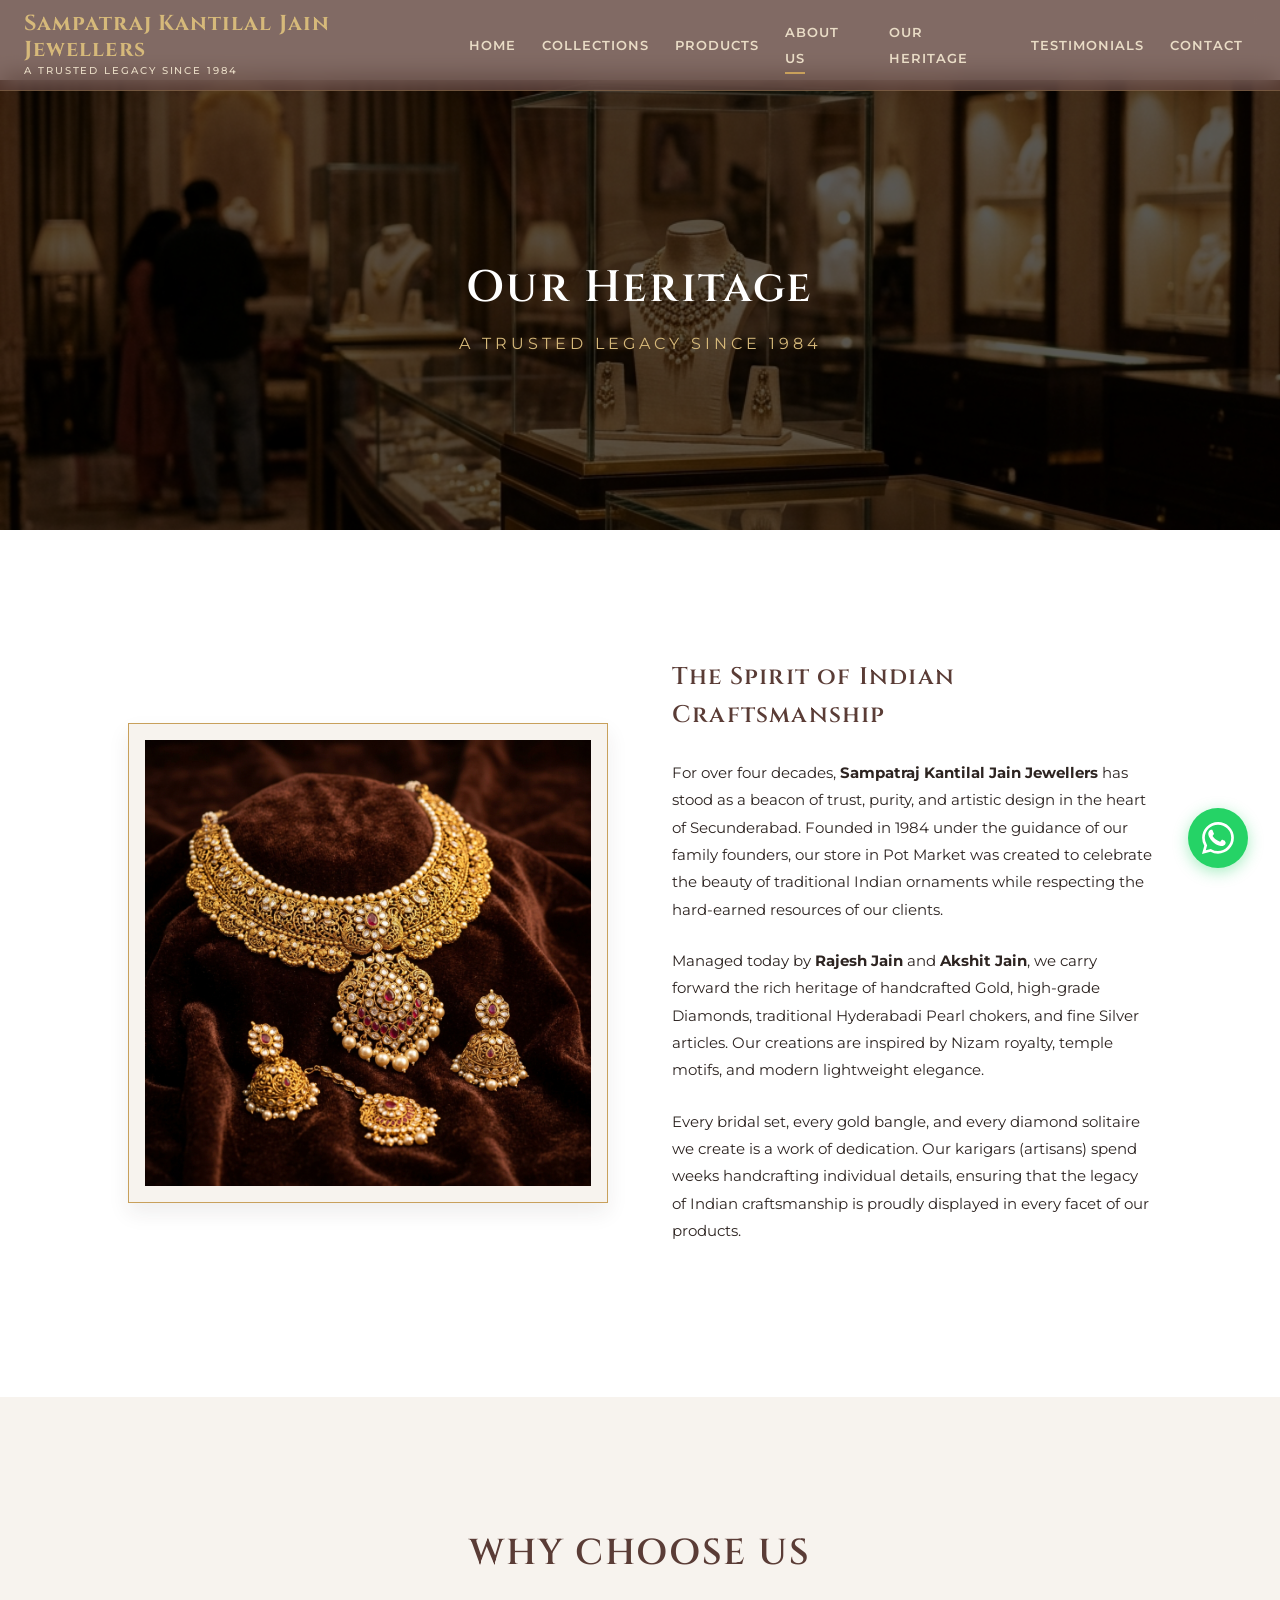
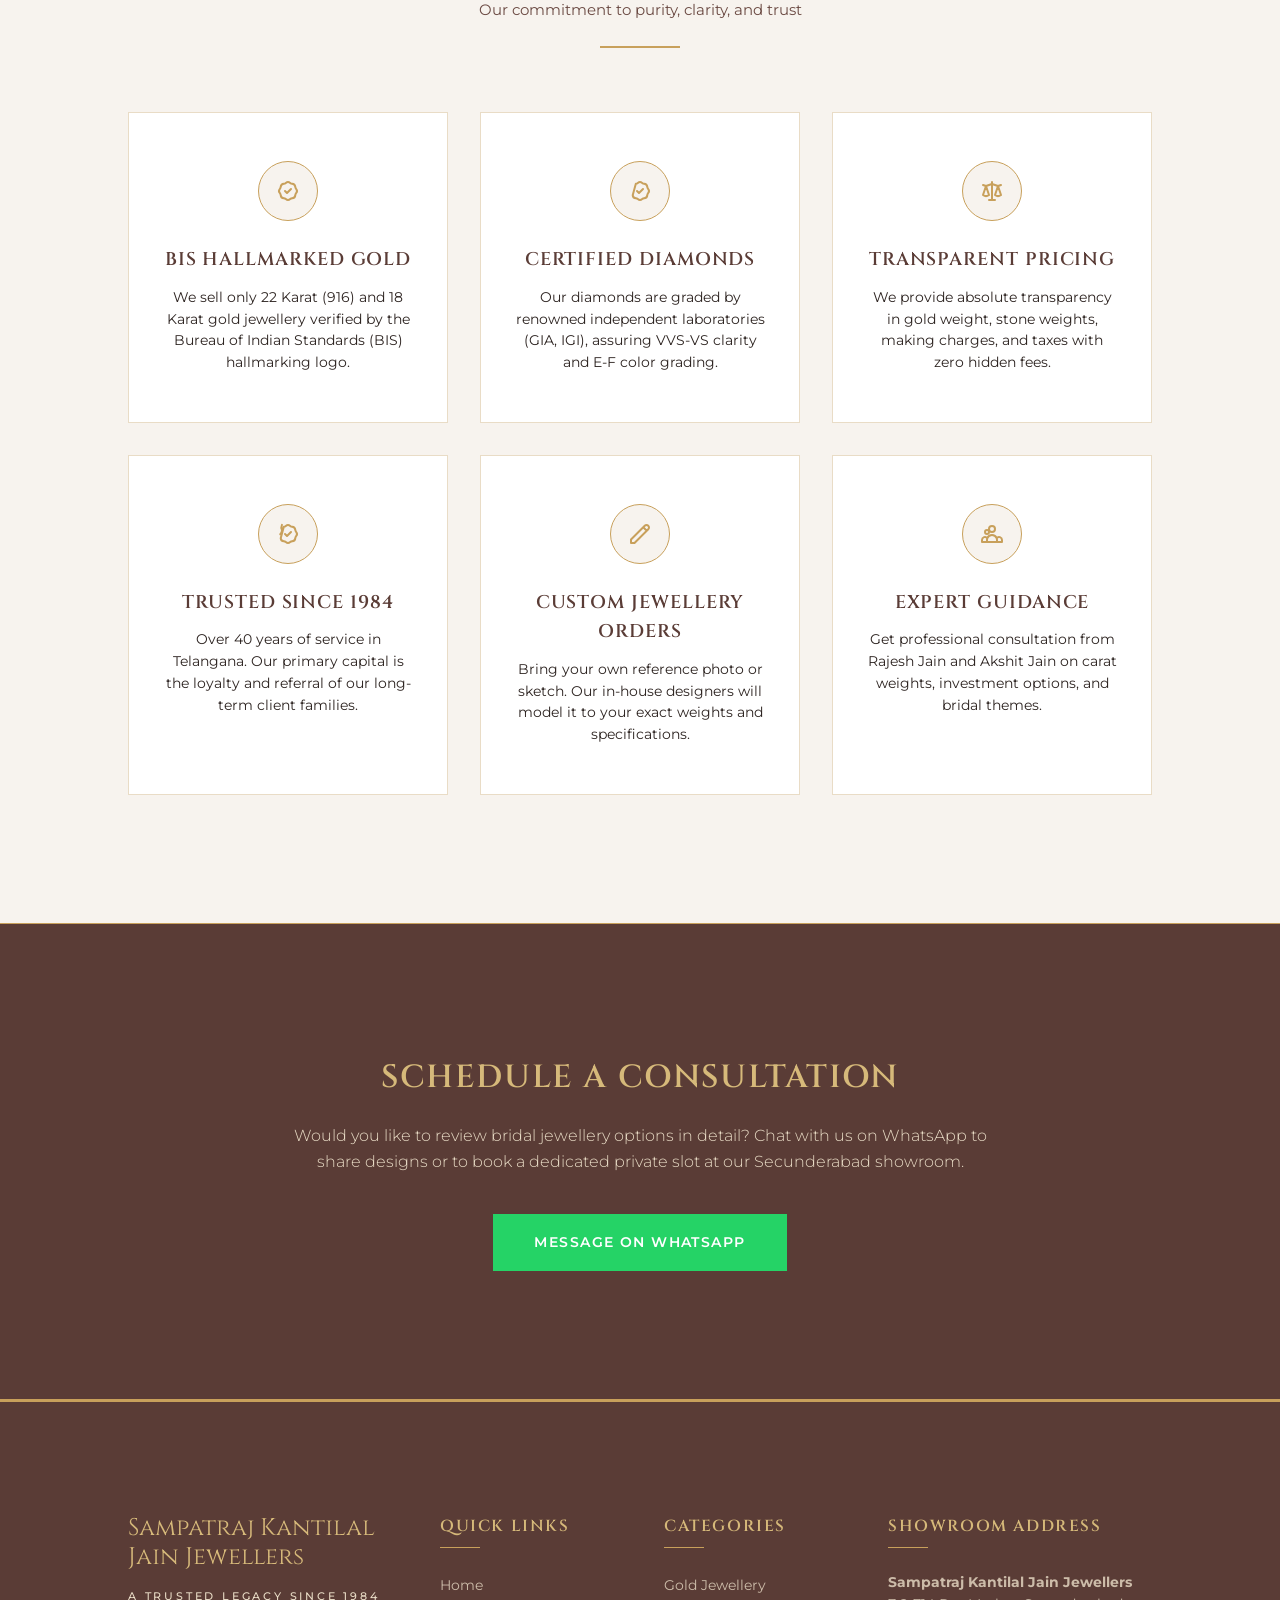
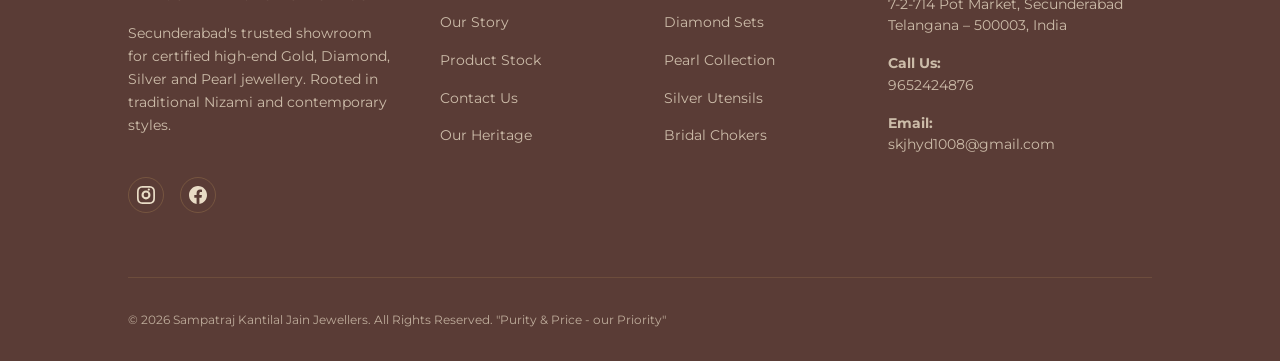
<file: about.html>
<!DOCTYPE html>
<html lang="en">
<head>
  <meta charset="UTF-8">
  <meta name="viewport" content="width=device-width, initial-scale=1.0">
  <title>About Our Heritage | Sampatraj Kantilal Jain Jewellers</title>
  <meta name="description" content="Learn about our 40+ year legacy in Secunderabad. Meet our traditional jewelry designers and understand our commitment to certified gold and diamond purity.">
  
  <!-- CSS Stylesheet -->
  <link rel="stylesheet" href="css/style.css">
</head>
<body>

  <!-- Sticky Luxury Navbar -->
  <nav class="navbar" id="main-nav">
    <div class="nav-container">
      <a href="index.html" class="logo-link" id="nav-logo">
        <span class="logo-title">Sampatraj Kantilal Jain Jewellers</span>
        <span class="logo-subtitle">A Trusted Legacy Since 1984</span>
      </a>
      
      <ul class="nav-menu">
        <li class="nav-item"><a href="index.html" class="nav-link">Home</a></li>
        <li class="nav-item"><a href="index.html#collections" class="nav-link">Collections</a></li>
        <li class="nav-item"><a href="products.html" class="nav-link">Products</a></li>
        <li class="nav-item"><a href="about.html" class="nav-link active">About Us</a></li>
        <li class="nav-item"><a href="index.html#legacy" class="nav-link">Our Heritage</a></li>
        <li class="nav-item"><a href="index.html#testimonials" class="nav-link">Testimonials</a></li>
        <li class="nav-item"><a href="contact.html" class="nav-link">Contact</a></li>
      </ul>

      <!-- Single line spaced navbar items (actions removed) -->

      <div class="hamburger" id="nav-hamburger">
        <span></span>
        <span></span>
        <span></span>
      </div>
    </div>
  </nav>

  <!-- Mobile Navigation Overlay -->
  <div class="mobile-nav" id="mob-nav">
    <ul class="mobile-nav-list">
      <li class="mobile-nav-item"><a href="index.html" class="mobile-nav-link">Home</a></li>
      <li class="mobile-nav-item"><a href="index.html#collections" class="mobile-nav-link">Collections</a></li>
      <li class="mobile-nav-item"><a href="products.html" class="mobile-nav-link">Products</a></li>
      <li class="mobile-nav-item"><a href="about.html" class="mobile-nav-link">About Us</a></li>
      <li class="mobile-nav-item"><a href="index.html#legacy" class="mobile-nav-link">Our Heritage</a></li>
      <li class="mobile-nav-item"><a href="index.html#testimonials" class="mobile-nav-link">Testimonials</a></li>
      <li class="mobile-nav-item"><a href="contact.html" class="mobile-nav-link">Contact</a></li>
    </ul>
    <div class="mobile-nav-actions">
      <a href="https://wa.me/9652424876" target="_blank" class="nav-whatsapp-btn" style="justify-content: center;">WhatsApp Enquiry</a>
      <a href="tel:9652424876" class="nav-call-btn" style="justify-content: center;">Call Store</a>
    </div>
  </div>

  <!-- About Hero -->
  <header class="about-hero">
    <div class="about-hero-bg" style="background-image: url('assets/images/hero_bg.png');"></div>
    <div class="about-hero-content">
      <h1>Our Heritage</h1>
      <p>A Trusted Legacy Since 1984</p>
    </div>
  </header>

  <!-- Story Section -->
  <section class="our-story-section section-padding">
    <div class="container">
      <div class="story-grid">
        <!-- Story Image -->
        <div class="story-image-wrapper reveal">
          <img src="assets/images/gold_necklace.png" alt="Exquisite Gold Necklace craftsmanship">
        </div>
        
        <!-- Story Text -->
        <div class="story-text reveal">
          <h3>The Spirit of Indian Craftsmanship</h3>
          <p>For over four decades, <strong>Sampatraj Kantilal Jain Jewellers</strong> has stood as a beacon of trust, purity, and artistic design in the heart of Secunderabad. Founded in 1984 under the guidance of our family founders, our store in Pot Market was created to celebrate the beauty of traditional Indian ornaments while respecting the hard-earned resources of our clients.</p>
          <p>Managed today by <strong>Rajesh Jain</strong> and <strong>Akshit Jain</strong>, we carry forward the rich heritage of handcrafted Gold, high-grade Diamonds, traditional Hyderabadi Pearl chokers, and fine Silver articles. Our creations are inspired by Nizam royalty, temple motifs, and modern lightweight elegance.</p>
          <p>Every bridal set, every gold bangle, and every diamond solitaire we create is a work of dedication. Our karigars (artisans) spend weeks handcrafting individual details, ensuring that the legacy of Indian craftsmanship is proudly displayed in every facet of our products.</p>
        </div>
      </div>
    </div>
  </section>

  <!-- Why Choose Us -->
  <section class="why-choose-us section-padding">
    <div class="container">
      <div class="section-title reveal">
        <h2>Why Choose Us</h2>
        <p style="text-align: center; color: var(--chocolate-brown); font-family: var(--font-body); font-size: 0.95rem;">Our commitment to purity, clarity, and trust</p>
      </div>

      <div class="features-grid">
        <!-- Feature 1: BIS Hallmarked Gold -->
        <div class="feature-card reveal">
          <div class="feature-card-icon">
            <svg width="24" height="24" fill="none" stroke="currentColor" stroke-width="2" viewBox="0 0 24 24">
              <path stroke-linecap="round" stroke-linejoin="round" d="M9 12l2 2 4-4M7.835 4.697a3.42 3.42 0 001.946-.806 3.42 3.42 0 014.438 0 3.42 3.42 0 001.946.806 3.42 3.42 0 013.138 3.138 3.42 3.42 0 00.806 1.946 3.42 3.42 0 010 4.438 3.42 3.42 0 00-.806 1.946 3.42 3.42 0 01-3.138 3.138 3.42 3.42 0 00-1.946.806 3.42 3.42 0 01-4.438 0 3.42 3.42 0 00-1.946-.806 3.42 3.42 0 01-3.138-3.138 3.42 3.42 0 00-.806-1.946 3.42 3.42 0 010-4.438 3.42 3.42 0 00.806-1.946 3.42 3.42 0 013.138-3.138z"/>
            </svg>
          </div>
          <h3>BIS Hallmarked Gold</h3>
          <p>We sell only 22 Karat (916) and 18 Karat gold jewellery verified by the Bureau of Indian Standards (BIS) hallmarking logo.</p>
        </div>

        <!-- Feature 2: Certified Diamonds -->
        <div class="feature-card reveal">
          <div class="feature-card-icon">
            <svg width="24" height="24" fill="none" stroke="currentColor" stroke-width="2" viewBox="0 0 24 24">
              <path stroke-linecap="round" stroke-linejoin="round" d="M9 12l2 2 4-4M7.835 4.697a3.42 3.42 0 001.946-.806 3.42 3.42 0 014.438 0 3.42 3.42 0 001.946.806 3.42 3.42 0 013.138 3.138 3.42 3.42 0 00.806 1.946 3.42 3.42 0 010 4.438 3.42 3.42 0 00-.806 1.946 3.42 3.42 0 01-3.138 3.138 3.42 3.42 0 00-1.946.806 3.42 3.42 0 01-4.438 0 3.42 3.42 0 00-1.946-.806 3.42 3.42 0 01-3.138-3.138z"/>
            </svg>
          </div>
          <h3>Certified Diamonds</h3>
          <p>Our diamonds are graded by renowned independent laboratories (GIA, IGI), assuring VVS-VS clarity and E-F color grading.</p>
        </div>

        <!-- Feature 3: Transparent Pricing -->
        <div class="feature-card reveal">
          <div class="feature-card-icon">
            <svg width="24" height="24" fill="none" stroke="currentColor" stroke-width="2" viewBox="0 0 24 24">
              <path stroke-linecap="round" stroke-linejoin="round" d="M3 6l3 1m0 0l-3 9a5.002 5.002 0 006.001 0M6 7l3 9M6 7l6-2m6 2l3-1m-3 1l-3 9a5.002 5.002 0 006.001 0M18 7l3 9m-3-9l-6-2m0-2v2m0 16V5m0 16H9m3 0h3"/>
            </svg>
          </div>
          <h3>Transparent Pricing</h3>
          <p>We provide absolute transparency in gold weight, stone weights, making charges, and taxes with zero hidden fees.</p>
        </div>

        <!-- Feature 4: Trusted Since 1984 -->
        <div class="feature-card reveal">
          <div class="feature-card-icon">
            <svg width="24" height="24" fill="none" stroke="currentColor" stroke-width="2" viewBox="0 0 24 24">
              <path stroke-linecap="round" stroke-linejoin="round" d="M9 12l2 2 4-4M7.835 4.697a3.42 3.42 0 001.946-.806 3.42 3.42 0 014.438 0 3.42 3.42 0 001.946.806 3.42 3.42 0 013.138 3.138 3.42 3.42 0 00.806 1.946 3.42 3.42 0 010 4.438 3.42 3.42 0 00-.806 1.946 3.42 3.42 0 01-3.138 3.138 3.42 3.42 0 00-1.946.806 3.42 3.42 0 01-4.438 0 3.42 3.42 0 00-1.946-.806 3.42 3.42 0 01-3.138-3.138zm-1.89-1.89A5.965 5.965 0 006 8c0 1.657-.672 3.157-1.757 4.243"/>
            </svg>
          </div>
          <h3>Trusted Since 1984</h3>
          <p>Over 40 years of service in Telangana. Our primary capital is the loyalty and referral of our long-term client families.</p>
        </div>

        <!-- Feature 5: Custom Design Orders -->
        <div class="feature-card reveal">
          <div class="feature-card-icon">
            <svg width="24" height="24" fill="none" stroke="currentColor" stroke-width="2" viewBox="0 0 24 24">
              <path stroke-linecap="round" stroke-linejoin="round" d="M15.232 5.232l3.536 3.536m-2.036-5.036a2.5 2.5 0 113.536 3.536L6.5 21.036H3v-3.572L16.732 3.732z"/>
            </svg>
          </div>
          <h3>Custom Jewellery Orders</h3>
          <p>Bring your own reference photo or sketch. Our in-house designers will model it to your exact weights and specifications.</p>
        </div>

        <!-- Feature 6: Expert Guidance -->
        <div class="feature-card reveal">
          <div class="feature-card-icon">
            <svg width="24" height="24" fill="none" stroke="currentColor" stroke-width="2" viewBox="0 0 24 24">
              <path stroke-linecap="round" stroke-linejoin="round" d="M17 20h5v-2a3 3 0 00-5.356-1.857M17 20H7m10 0v-2c0-.656-.126-1.283-.356-1.857M7 20H2v-2a3 3 0 015.356-1.857M7 20v-2c0-.656.126-1.283.356-1.857m0 0a5.002 5.002 0 019.288 0M15 7a3 3 0 11-6 0 3 3 0 016 0zm-6 3a2 2 0 11-4 0 2 2 0 014 0z"/>
            </svg>
          </div>
          <h3>Expert Guidance</h3>
          <p>Get professional consultation from Rajesh Jain and Akshit Jain on carat weights, investment options, and bridal themes.</p>
        </div>
      </div>
    </div>
  </section>

  <!-- Large WhatsApp CTA Section -->
  <section class="whatsapp-cta section-padding" style="background-color: var(--primary-brown);">
    <div class="container">
      <div class="whatsapp-cta-content reveal">
        <h2>Schedule a Consultation</h2>
        <p>Would you like to review bridal jewellery options in detail? Chat with us on WhatsApp to share designs or to book a dedicated private slot at our Secunderabad showroom.</p>
        <a href="https://wa.me/9652424876" target="_blank" class="btn whatsapp-cta-btn">
          Message on WhatsApp
        </a>
      </div>
    </div>
  </section>

  <!-- Floating WhatsApp widget -->
  <a href="https://wa.me/9652424876" target="_blank" class="floating-whatsapp" aria-label="Chat with us on WhatsApp" id="whatsapp-float">
    <svg fill="currentColor" viewBox="0 0 16 16">
      <path d="M13.601 2.326A7.854 7.854 0 0 0 7.994 0C3.627 0 .068 3.558.064 7.93a7.904 7.904 0 0 0 1.08 3.971L0 16l4.23-1.11a7.9 7.9 0 0 0 3.758.955h.001c4.4 0 7.96-3.558 7.967-7.93a7.882 7.882 0 0 0-2.356-5.589zM7.994 14.521a6.573 6.573 0 0 1-3.356-.92l-.24-.144-2.494.654.666-2.433-.156-.251a6.56 6.56 0 0 1-1.007-3.505c0-3.626 2.957-6.584 6.591-6.584a6.56 6.56 0 0 1 4.66 1.931 6.557 6.557 0 0 1 1.928 4.66c-.004 3.639-2.961 6.592-6.592 6.592zm3.69-4.98c-.202-.1-1.198-.591-1.385-.658-.187-.067-.323-.1-.459.1-.137.2-.53.63-.649.763-.119.13-.24.147-.442.047-1.767-.88-2.894-1.811-3.385-2.655-.119-.2-.016-.307.083-.406.09-.088.202-.23.303-.346.101-.115.137-.195.205-.327.068-.13.035-.245-.018-.346-.053-.1-.459-1.107-.63-1.513-.166-.399-.333-.344-.459-.35-.12-.005-.258-.006-.395-.006a.78.78 0 0 0-.56.26c-.202.222-.77.751-.77 1.83 0 1.077.78 2.122.89 2.272.11.15 1.528 2.33 3.7 3.27.518.224.924.358 1.24.457.52.165.992.141 1.365.086.417-.061 1.198-.49 1.367-.963.17-.472.17-.878.119-.963-.05-.084-.188-.133-.39-.232z"/>
    </svg>
  </a>

  <!-- Premium Footer -->
  <footer class="footer">
    <div class="footer-grid">
      <!-- Brand & Story -->
      <div class="footer-brand">
        <span class="footer-logo-title">Sampatraj Kantilal Jain Jewellers</span>
        <span class="footer-logo-subtitle">A Trusted Legacy Since 1984</span>
        <p class="footer-desc">Secunderabad's trusted showroom for certified high-end Gold, Diamond, Silver and Pearl jewellery. Rooted in traditional Nizami and contemporary styles.</p>
        
        <div class="footer-social-wrapper">
          <a href="https://www.instagram.com/sampatraj_kantilal_jewellers/" target="_blank" class="footer-social-link" aria-label="Instagram">
            <svg width="18" height="18" fill="currentColor" viewBox="0 0 16 16">
              <path d="M8 0C5.829 0 5.556.01 4.703.048 3.85.088 3.269.222 2.76.42a3.917 3.917 0 0 0-1.417.923A3.917 3.917 0 0 0 .42 2.76C.222 3.268.087 3.85.048 4.7.01 5.555 0 5.827 0 8.001c0 2.172.01 2.444.048 3.297.04.852.174 1.433.372 1.942.205.526.478.972.923 1.417.444.445.89.719 1.416.923.51.198 1.09.333 1.942.372C5.555 15.99 5.827 16 8 16s2.444-.01 3.298-.048c.851-.04 1.434-.174 1.943-.372a3.916 3.916 0 0 0 1.416-.923c.445-.445.718-.891.923-1.417.197-.509.332-1.09.372-1.942C15.99 10.445 16 10.173 16 8s-.01-2.445-.048-3.299c-.04-.851-.175-1.433-.372-1.941a3.926 3.926 0 0 0-.923-1.417A3.911 3.911 0 0 0 13.24.42c-.51-.198-1.092-.333-1.943-.372C10.443.01 10.172 0 7.999 0h.002zm-.008 1.475c2.116 0 2.365.008 3.2.047.77.035 1.189.163 1.467.271.37.144.633.314.912.593.28.28.45.543.593.912.108.277.236.696.271 1.468.038.834.047 1.082.047 3.201s-.008 2.365-.047 3.2c-.035.77-.163 1.189-.271 1.467-.144.37-.314.633-.593.912-.28.28-.543.45-.912.593-.277.108-.696.236-1.468.271-.834.038-1.082.047-3.201.047s-2.365-.008-3.2-.047c-.77-.035-1.189-.163-1.467-.271a2.868 2.868 0 0 1-.912-.593 2.868 2.868 0 0 1-.593-.912c-.108-.277-.236-.696-.271-1.468-.038-.834-.047-1.082-.047-3.201s.008-2.365.047-3.2c.035-.77.163-1.189.271-1.467.144-.37.314-.633.593-.912.28-.28.543-.45.912-.593.277-.108.696-.236 1.468-.271.834-.038 1.082-.047 3.201-.047zm0 2.427a3.996 3.996 0 1 0 0 7.992 3.996 3.996 0 0 0 0-7.992zm0 6.09a2.094 2.094 0 1 1 0-4.188 2.094 2.094 0 0 1 0 4.188zM11.5 3.125a.999.999 0 1 1-1.998 0 .999.999 0 0 1 1.998 0z"/>
            </svg>
          </a>
          <a href="#" class="footer-social-link" aria-label="Facebook">
            <svg width="18" height="18" fill="currentColor" viewBox="0 0 16 16"><path d="M16 8.049c0-4.446-3.582-8.05-8-8.05C3.58 0-.002 3.603-.002 8.05c0 4.017 2.926 7.347 6.75 7.951v-5.625h-2.03V8.05H6.75V6.275c0-2.017 1.195-3.131 3.022-3.131.876 0 1.791.157 1.791.157v1.98h-1.009c-.993 0-1.303.621-1.303 1.258v1.51h2.218l-.354 2.326H9.25V16c3.824-.604 6.75-3.934 6.75-7.951z"/></svg>
          </a>
        </div>
      </div>

      <!-- Quick Links -->
      <div>
        <h3 class="footer-title">Quick Links</h3>
        <ul class="footer-links">
          <li class="footer-links-item"><a href="index.html">Home</a></li>
          <li class="footer-links-item"><a href="about.html">Our Story</a></li>
          <li class="footer-links-item"><a href="products.html">Product Stock</a></li>
          <li class="footer-links-item"><a href="contact.html">Contact Us</a></li>
          <li class="footer-links-item"><a href="index.html#legacy">Our Heritage</a></li>
        </ul>
      </div>

      <!-- Categories -->
      <div>
        <h3 class="footer-title">Categories</h3>
        <ul class="footer-links">
          <li class="footer-links-item"><a href="products.html">Gold Jewellery</a></li>
          <li class="footer-links-item"><a href="products.html">Diamond Sets</a></li>
          <li class="footer-links-item"><a href="products.html">Pearl Collection</a></li>
          <li class="footer-links-item"><a href="products.html">Silver Utensils</a></li>
          <li class="footer-links-item"><a href="products.html">Bridal Chokers</a></li>
        </ul>
      </div>

      <!-- Contact Info -->
      <div>
        <h3 class="footer-title">Showroom Address</h3>
        <div class="footer-contact-details">
          <p style="line-height: 1.6;">
            <strong>Sampatraj Kantilal Jain Jewellers</strong><br>
            7-2-714 Pot Market, Secunderabad<br>
            Telangana – 500003, India
          </p>
          <p>
            <strong>Call Us:</strong><br>
            9652424876
          </p>
          <p>
            <strong>Email:</strong><br>
            <a href="mailto:skjhyd1008@gmail.com" style="color:inherit;">skjhyd1008@gmail.com</a>
          </p>
        </div>
      </div>
    </div>

    <div class="footer-bottom">
      <p>&copy; 2026 Sampatraj Kantilal Jain Jewellers. All Rights Reserved. "Purity & Price - our Priority"</p>
    </div>
  </footer>

  <!-- Script Files -->
  <script src="js/script.js"></script>
</body>
</html>
</file>
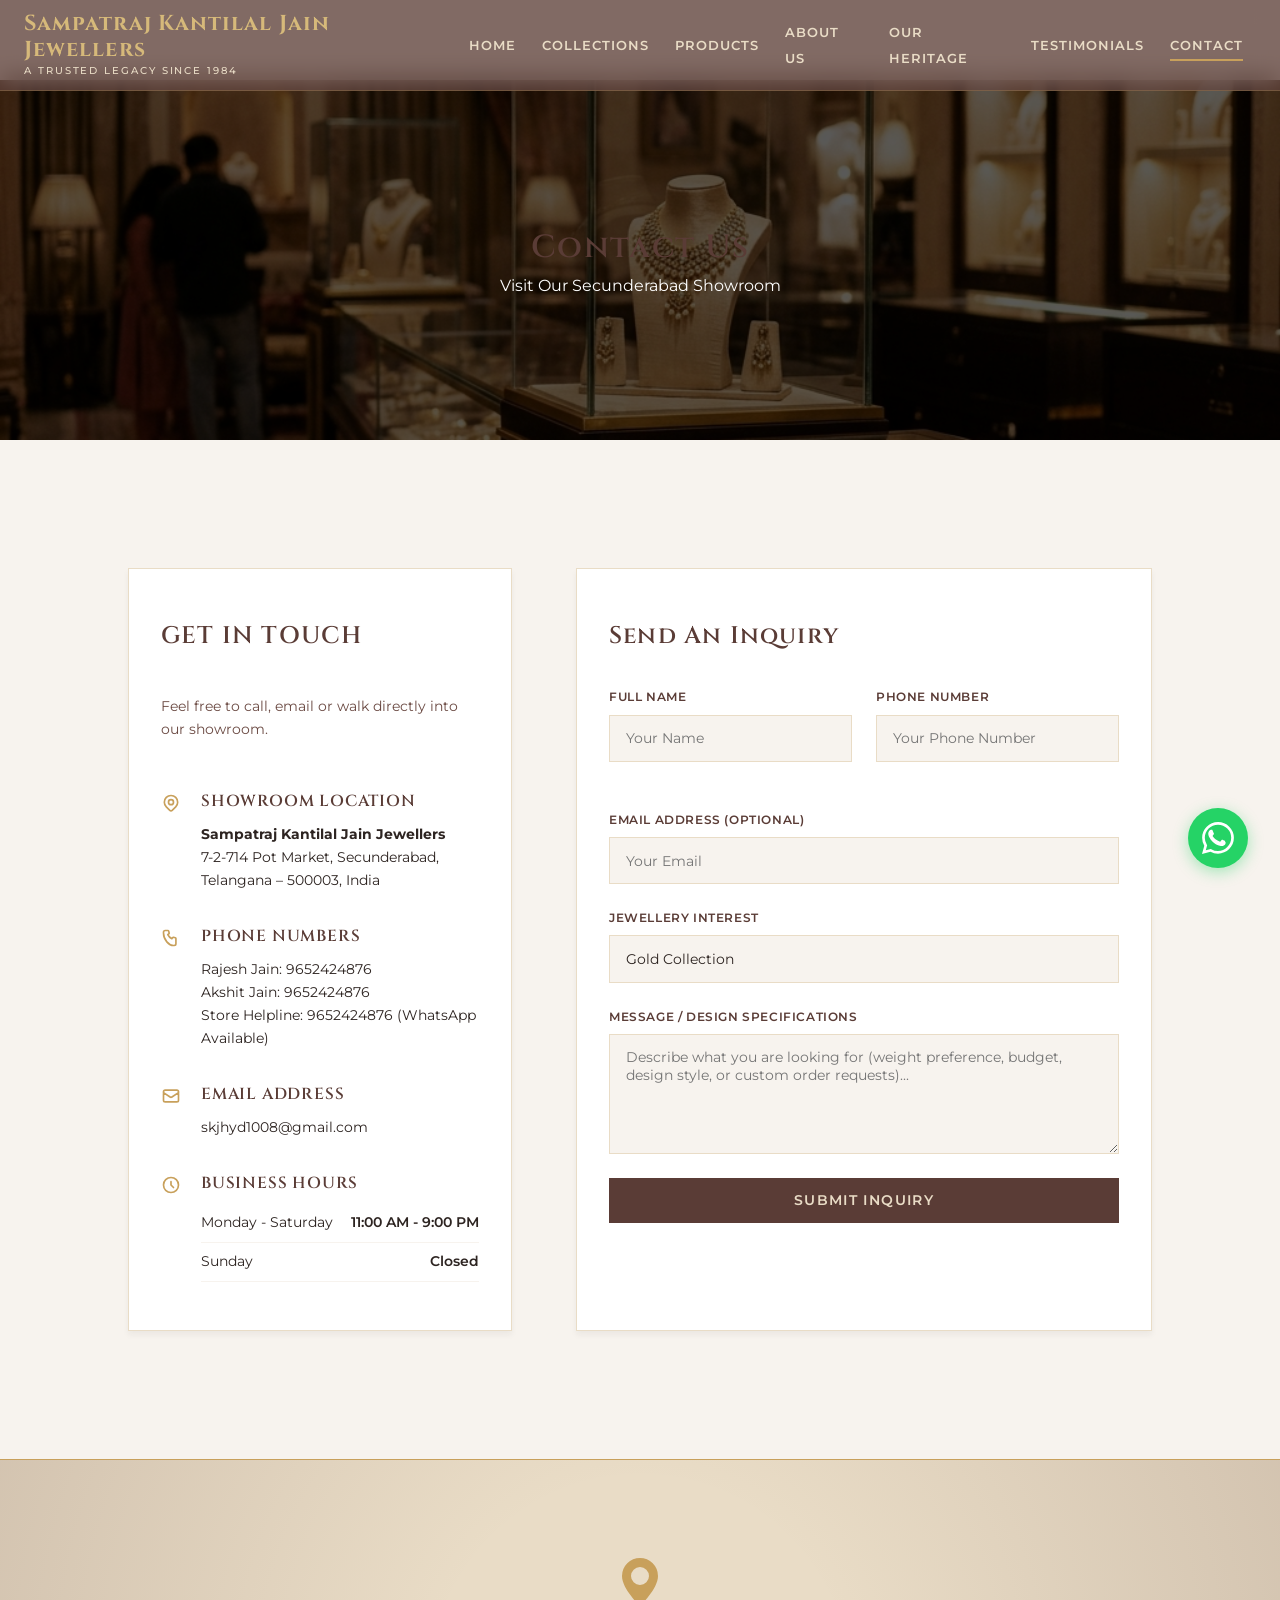
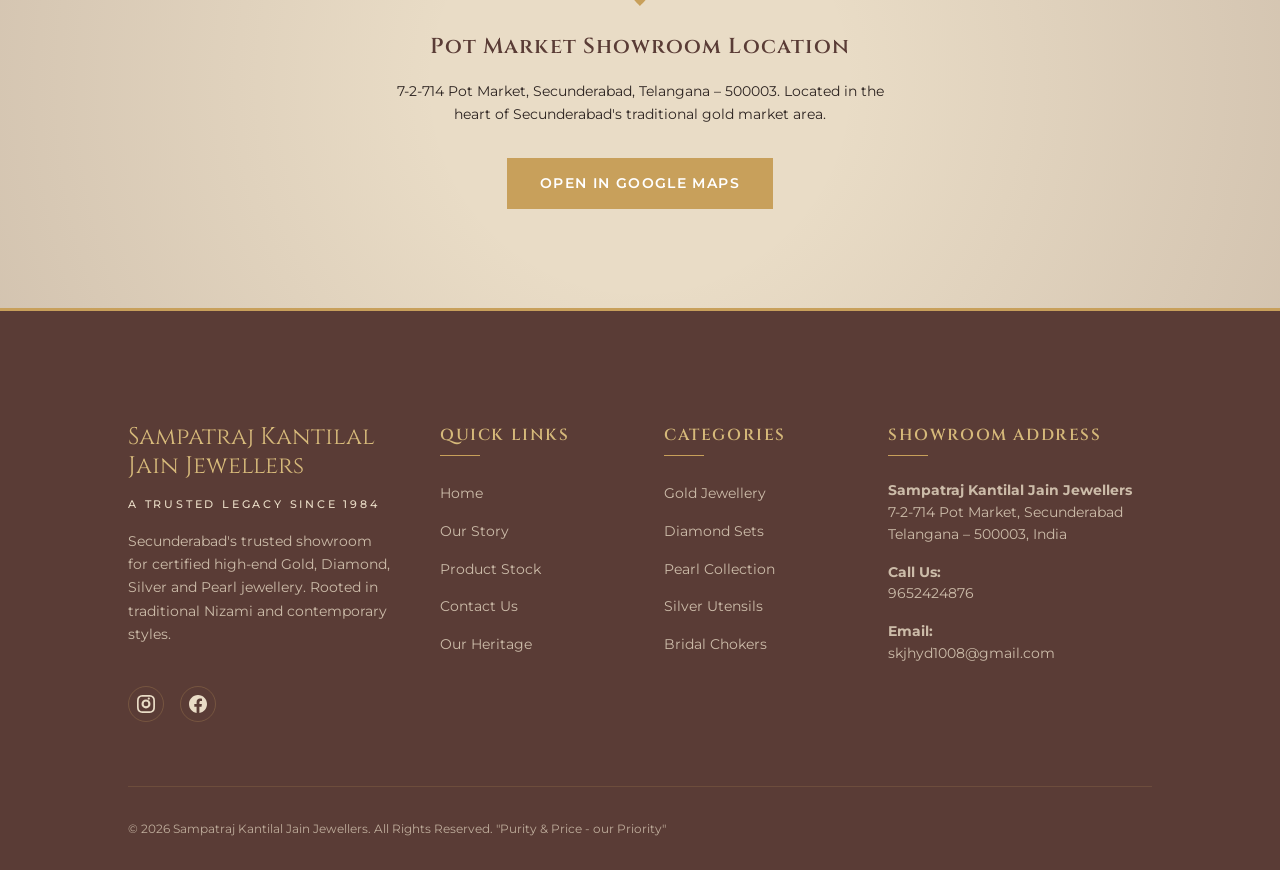
<file: contact.html>
<!DOCTYPE html>
<html lang="en">
<head>
  <meta charset="UTF-8">
  <meta name="viewport" content="width=device-width, initial-scale=1.0">
  <title>Contact Us | Sampatraj Kantilal Jain Jewellers</title>
  <meta name="description" content="Visit our showroom at Pot Market, Secunderabad. Find phone numbers, business hours, interactive maps, or submit a custom jewelry design inquiry.">
  
  <!-- CSS Stylesheet -->
  <link rel="stylesheet" href="css/style.css">
</head>
<body>

  <!-- Sticky Luxury Navbar -->
  <nav class="navbar" id="main-nav">
    <div class="nav-container">
      <a href="index.html" class="logo-link" id="nav-logo">
        <span class="logo-title">Sampatraj Kantilal Jain Jewellers</span>
        <span class="logo-subtitle">A Trusted Legacy Since 1984</span>
      </a>
      
      <ul class="nav-menu">
        <li class="nav-item"><a href="index.html" class="nav-link">Home</a></li>
        <li class="nav-item"><a href="index.html#collections" class="nav-link">Collections</a></li>
        <li class="nav-item"><a href="products.html" class="nav-link">Products</a></li>
        <li class="nav-item"><a href="about.html" class="nav-link">About Us</a></li>
        <li class="nav-item"><a href="index.html#legacy" class="nav-link">Our Heritage</a></li>
        <li class="nav-item"><a href="index.html#testimonials" class="nav-link">Testimonials</a></li>
        <li class="nav-item"><a href="contact.html" class="nav-link active">Contact</a></li>
      </ul>

      <!-- Single line spaced navbar items (actions removed) -->

      <div class="hamburger" id="nav-hamburger">
        <span></span>
        <span></span>
        <span></span>
      </div>
    </div>
  </nav>

  <!-- Mobile Navigation Overlay -->
  <div class="mobile-nav" id="mob-nav">
    <ul class="mobile-nav-list">
      <li class="mobile-nav-item"><a href="index.html" class="mobile-nav-link">Home</a></li>
      <li class="mobile-nav-item"><a href="index.html#collections" class="mobile-nav-link">Collections</a></li>
      <li class="mobile-nav-item"><a href="products.html" class="mobile-nav-link">Products</a></li>
      <li class="mobile-nav-item"><a href="about.html" class="mobile-nav-link">About Us</a></li>
      <li class="mobile-nav-item"><a href="index.html#legacy" class="mobile-nav-link">Our Heritage</a></li>
      <li class="mobile-nav-item"><a href="index.html#testimonials" class="mobile-nav-link">Testimonials</a></li>
      <li class="mobile-nav-item"><a href="contact.html" class="mobile-nav-link">Contact</a></li>
    </ul>
    <div class="mobile-nav-actions">
      <a href="https://wa.me/9652424876" target="_blank" class="nav-whatsapp-btn" style="justify-content: center;">WhatsApp Enquiry</a>
      <a href="tel:9652424876" class="nav-call-btn" style="justify-content: center;">Call Store</a>
    </div>
  </div>

  <!-- Contact Hero -->
  <header class="contact-hero">
    <div class="about-hero-bg" style="background-image: url('assets/images/hero_bg.png');"></div>
    <div class="about-hero-content">
      <h1>Contact Us</h1>
      <p>Visit Our Secunderabad Showroom</p>
    </div>
  </header>

  <!-- Contact Content Grid -->
  <section class="section-padding" style="background-color: var(--ivory-white);">
    <div class="container">
      <div class="contact-grid">
        <!-- Left Column: Showroom Details -->
        <div class="contact-info-panel reveal">
          <h3 style="font-size: 1.5rem; color: var(--primary-brown); margin-bottom: 0.5rem; text-transform: uppercase;">Get In Touch</h3>
          <p style="font-size: 0.9rem; color: var(--chocolate-brown); margin-bottom: 1rem;">Feel free to call, email or walk directly into our showroom.</p>
          
          <!-- Address Block -->
          <div class="contact-info-block">
            <div class="contact-info-icon">
              <svg width="20" height="20" fill="none" stroke="currentColor" stroke-width="2" viewBox="0 0 24 24">
                <path stroke-linecap="round" stroke-linejoin="round" d="M17.657 16.657L13.414 20.9a1.998 1.998 0 01-2.827 0l-4.244-4.243a8 8 0 1111.314 0z"/>
                <path stroke-linecap="round" stroke-linejoin="round" d="M15 11a3 3 0 11-6 0 3 3 0 016 0z"/>
              </svg>
            </div>
            <div class="contact-info-text">
              <h4>Showroom Location</h4>
              <p>
                <strong>Sampatraj Kantilal Jain Jewellers</strong><br>
                7-2-714 Pot Market, Secunderabad,<br>
                Telangana – 500003, India
              </p>
            </div>
          </div>

          <!-- Phone Block -->
          <div class="contact-info-block">
            <div class="contact-info-icon">
              <svg width="20" height="20" fill="none" stroke="currentColor" stroke-width="2" viewBox="0 0 24 24">
                <path stroke-linecap="round" stroke-linejoin="round" d="M3 5a2 2 0 012-2h3.28a1 1 0 01.94.725l.548 2.2a1 1 0 01-.321.988l-1.305.98a10.582 10.582 0 004.872 4.872l.98-1.305a1 1 0 01.988-.321l2.2.548a1 1 0 01.725.94V19a2 2 0 01-2 2h-1C9.716 21 3 14.284 3 6V5z"/>
              </svg>
            </div>
            <div class="contact-info-text">
              <h4>Phone Numbers</h4>
              <p>
                Rajesh Jain: <a href="tel:9652424876">9652424876</a><br>
                Akshit Jain: <a href="tel:9652424876">9652424876</a><br>
                Store Helpline: <a href="tel:9652424876">9652424876</a> (WhatsApp Available)
              </p>
            </div>
          </div>

          <!-- Email Block -->
          <div class="contact-info-block">
            <div class="contact-info-icon">
              <svg width="20" height="20" fill="none" stroke="currentColor" stroke-width="2" viewBox="0 0 24 24">
                <path stroke-linecap="round" stroke-linejoin="round" d="M3 8l7.89 5.26a2 2 0 002.22 0L21 8M5 19h14a2 2 0 002-2V7a2 2 0 00-2-2H5a2 2 0 00-2 2v10a2 2 0 002 2z"/>
              </svg>
            </div>
            <div class="contact-info-text">
              <h4>Email Address</h4>
              <p><a href="mailto:skjhyd1008@gmail.com">skjhyd1008@gmail.com</a></p>
            </div>
          </div>

          <!-- Hours Block -->
          <div class="contact-info-block">
            <div class="contact-info-icon">
              <svg width="20" height="20" fill="none" stroke="currentColor" stroke-width="2" viewBox="0 0 24 24">
                <path stroke-linecap="round" stroke-linejoin="round" d="M12 8v4l3 3m6-3a9 9 0 11-18 0 9 9 0 0118 0z"/>
              </svg>
            </div>
            <div class="contact-info-text" style="width: 100%;">
              <h4>Business Hours</h4>
              <table class="contact-hours-table">
                <tr><td>Monday - Saturday</td><td>11:00 AM - 9:00 PM</td></tr>
                <tr><td>Sunday</td><td>Closed</td></tr>
              </table>
            </div>
          </div>
        </div>

        <!-- Right Column: Enquiry Form -->
        <div class="contact-form-panel reveal">
          <h3>Send An Inquiry</h3>
          <form id="contact-form" action="#" onsubmit="alert('Thank you for your interest! We will get back to you shortly.'); return false;">
            <div class="form-group-row">
              <div class="form-group">
                <label for="name" class="form-label">Full Name</label>
                <input type="text" id="name" class="form-control" required placeholder="Your Name">
              </div>
              <div class="form-group">
                <label for="phone" class="form-label">Phone Number</label>
                <input type="tel" id="phone" class="form-control" required placeholder="Your Phone Number">
              </div>
            </div>
            
            <div class="form-group">
              <label for="email" class="form-label">Email Address (Optional)</label>
              <input type="email" id="email" class="form-control" placeholder="Your Email">
            </div>

            <div class="form-group">
              <label for="interest" class="form-label">Jewellery Interest</label>
              <select id="interest" class="form-control" style="background-image:none; -webkit-appearance:none; border-radius:0;">
                <option value="Gold">Gold Collection</option>
                <option value="Diamond">Diamond Collection</option>
                <option value="Pearl">Pearl Collection</option>
                <option value="Silver">Silver Collection</option>
                <option value="Custom">Custom Order / Design Request</option>
              </select>
            </div>

            <div class="form-group">
              <label for="message" class="form-label">Message / Design Specifications</label>
              <textarea id="message" class="form-control" required placeholder="Describe what you are looking for (weight preference, budget, design style, or custom order requests)..."></textarea>
            </div>

            <button type="submit" class="btn btn-primary" style="width: 100%;">Submit Inquiry</button>
          </form>
        </div>
      </div>
    </div>
  </section>

  <!-- Embedded Google Maps Section Placeholder -->
  <section class="contact-map-section">
    <div class="map-placeholder-box">
      <div class="map-decor-overlay"></div>
      <div style="z-index: 10;">
        <svg width="48" height="48" fill="currentColor" viewBox="0 0 16 16" style="color: var(--antique-gold); margin-bottom: 1rem;">
          <path d="M8 16s6-5.686 6-10A6 6 0 0 0 2 6c0 4.314 6 10 6 10zm0-7a3 3 0 1 1 0-6 3 3 0 0 1 0 6z"/>
        </svg>
        <h4>Pot Market Showroom Location</h4>
        <p>7-2-714 Pot Market, Secunderabad, Telangana – 500003. Located in the heart of Secunderabad's traditional gold market area.</p>
        <a href="https://maps.google.com/?q=Pot+Market+Secunderabad+Telangana" target="_blank" class="btn btn-gold">
          Open In Google Maps
        </a>
      </div>
    </div>
  </section>

  <!-- Floating WhatsApp widget -->
  <a href="https://wa.me/9652424876" target="_blank" class="floating-whatsapp" aria-label="Chat with us on WhatsApp" id="whatsapp-float">
    <svg fill="currentColor" viewBox="0 0 16 16">
      <path d="M13.601 2.326A7.854 7.854 0 0 0 7.994 0C3.627 0 .068 3.558.064 7.93a7.904 7.904 0 0 0 1.08 3.971L0 16l4.23-1.11a7.9 7.9 0 0 0 3.758.955h.001c4.4 0 7.96-3.558 7.967-7.93a7.882 7.882 0 0 0-2.356-5.589zM7.994 14.521a6.573 6.573 0 0 1-3.356-.92l-.24-.144-2.494.654.666-2.433-.156-.251a6.56 6.56 0 0 1-1.007-3.505c0-3.626 2.957-6.584 6.591-6.584a6.56 6.56 0 0 1 4.66 1.931 6.557 6.557 0 0 1 1.928 4.66c-.004 3.639-2.961 6.592-6.592 6.592zm3.69-4.98c-.202-.1-1.198-.591-1.385-.658-.187-.067-.323-.1-.459.1-.137.2-.53.63-.649.763-.119.13-.24.147-.442.047-1.767-.88-2.894-1.811-3.385-2.655-.119-.2-.016-.307.083-.406.09-.088.202-.23.303-.346.101-.115.137-.195.205-.327.068-.13.035-.245-.018-.346-.053-.1-.459-1.107-.63-1.513-.166-.399-.333-.344-.459-.35-.12-.005-.258-.006-.395-.006a.78.78 0 0 0-.56.26c-.202.222-.77.751-.77 1.83 0 1.077.78 2.122.89 2.272.11.15 1.528 2.33 3.7 3.27.518.224.924.358 1.24.457.52.165.992.141 1.365.086.417-.061 1.198-.49 1.367-.963.17-.472.17-.878.119-.963-.05-.084-.188-.133-.39-.232z"/>
    </svg>
  </a>

  <!-- Premium Footer -->
  <footer class="footer">
    <div class="footer-grid">
      <!-- Brand & Story -->
      <div class="footer-brand">
        <span class="footer-logo-title">Sampatraj Kantilal Jain Jewellers</span>
        <span class="footer-logo-subtitle">A Trusted Legacy Since 1984</span>
        <p class="footer-desc">Secunderabad's trusted showroom for certified high-end Gold, Diamond, Silver and Pearl jewellery. Rooted in traditional Nizami and contemporary styles.</p>
        
        <div class="footer-social-wrapper">
          <a href="https://www.instagram.com/sampatraj_kantilal_jewellers/" target="_blank" class="footer-social-link" aria-label="Instagram">
            <svg width="18" height="18" fill="currentColor" viewBox="0 0 16 16">
              <path d="M8 0C5.829 0 5.556.01 4.703.048 3.85.088 3.269.222 2.76.42a3.917 3.917 0 0 0-1.417.923A3.917 3.917 0 0 0 .42 2.76C.222 3.268.087 3.85.048 4.7.01 5.555 0 5.827 0 8.001c0 2.172.01 2.444.048 3.297.04.852.174 1.433.372 1.942.205.526.478.972.923 1.417.444.445.89.719 1.416.923.51.198 1.09.333 1.942.372C5.555 15.99 5.827 16 8 16s2.444-.01 3.298-.048c.851-.04 1.434-.174 1.943-.372a3.916 3.916 0 0 0 1.416-.923c.445-.445.718-.891.923-1.417.197-.509.332-1.09.372-1.942C15.99 10.445 16 10.173 16 8s-.01-2.445-.048-3.299c-.04-.851-.175-1.433-.372-1.941a3.926 3.926 0 0 0-.923-1.417A3.911 3.911 0 0 0 13.24.42c-.51-.198-1.092-.333-1.943-.372C10.443.01 10.172 0 7.999 0h.002zm-.008 1.475c2.116 0 2.365.008 3.2.047.77.035 1.189.163 1.467.271.37.144.633.314.912.593.28.28.45.543.593.912.108.277.236.696.271 1.468.038.834.047 1.082.047 3.201s-.008 2.365-.047 3.2c-.035.77-.163 1.189-.271 1.467-.144.37-.314.633-.593.912-.28.28-.543.45-.912.593-.277.108-.696.236-1.468.271-.834.038-1.082.047-3.201.047s-2.365-.008-3.2-.047c-.77-.035-1.189-.163-1.467-.271a2.868 2.868 0 0 1-.912-.593 2.868 2.868 0 0 1-.593-.912c-.108-.277-.236-.696-.271-1.468-.038-.834-.047-1.082-.047-3.201s.008-2.365.047-3.2c.035-.77.163-1.189.271-1.467.144-.37.314-.633.593-.912.28-.28.543-.45.912-.593.277-.108.696-.236 1.468-.271.834-.038 1.082-.047 3.201-.047zm0 2.427a3.996 3.996 0 1 0 0 7.992 3.996 3.996 0 0 0 0-7.992zm0 6.09a2.094 2.094 0 1 1 0-4.188 2.094 2.094 0 0 1 0 4.188zM11.5 3.125a.999.999 0 1 1-1.998 0 .999.999 0 0 1 1.998 0z"/>
            </svg>
          </a>
          <a href="#" class="footer-social-link" aria-label="Facebook">
            <svg width="18" height="18" fill="currentColor" viewBox="0 0 16 16"><path d="M16 8.049c0-4.446-3.582-8.05-8-8.05C3.58 0-.002 3.603-.002 8.05c0 4.017 2.926 7.347 6.75 7.951v-5.625h-2.03V8.05H6.75V6.275c0-2.017 1.195-3.131 3.022-3.131.876 0 1.791.157 1.791.157v1.98h-1.009c-.993 0-1.303.621-1.303 1.258v1.51h2.218l-.354 2.326H9.25V16c3.824-.604 6.75-3.934 6.75-7.951z"/></svg>
          </a>
        </div>
      </div>

      <!-- Quick Links -->
      <div>
        <h3 class="footer-title">Quick Links</h3>
        <ul class="footer-links">
          <li class="footer-links-item"><a href="index.html">Home</a></li>
          <li class="footer-links-item"><a href="about.html">Our Story</a></li>
          <li class="footer-links-item"><a href="products.html">Product Stock</a></li>
          <li class="footer-links-item"><a href="contact.html">Contact Us</a></li>
          <li class="footer-links-item"><a href="index.html#legacy">Our Heritage</a></li>
        </ul>
      </div>

      <!-- Categories -->
      <div>
        <h3 class="footer-title">Categories</h3>
        <ul class="footer-links">
          <li class="footer-links-item"><a href="products.html">Gold Jewellery</a></li>
          <li class="footer-links-item"><a href="products.html">Diamond Sets</a></li>
          <li class="footer-links-item"><a href="products.html">Pearl Collection</a></li>
          <li class="footer-links-item"><a href="products.html">Silver Utensils</a></li>
          <li class="footer-links-item"><a href="products.html">Bridal Chokers</a></li>
        </ul>
      </div>

      <!-- Contact Info -->
      <div>
        <h3 class="footer-title">Showroom Address</h3>
        <div class="footer-contact-details">
          <p style="line-height: 1.6;">
            <strong>Sampatraj Kantilal Jain Jewellers</strong><br>
            7-2-714 Pot Market, Secunderabad<br>
            Telangana – 500003, India
          </p>
          <p>
            <strong>Call Us:</strong><br>
            9652424876
          </p>
          <p>
            <strong>Email:</strong><br>
            <a href="mailto:skjhyd1008@gmail.com" style="color:inherit;">skjhyd1008@gmail.com</a>
          </p>
        </div>
      </div>
    </div>

    <div class="footer-bottom">
      <p>&copy; 2026 Sampatraj Kantilal Jain Jewellers. All Rights Reserved. "Purity & Price - our Priority"</p>
    </div>
  </footer>

  <!-- Script Files -->
  <script src="js/script.js"></script>
</body>
</html>
</file>
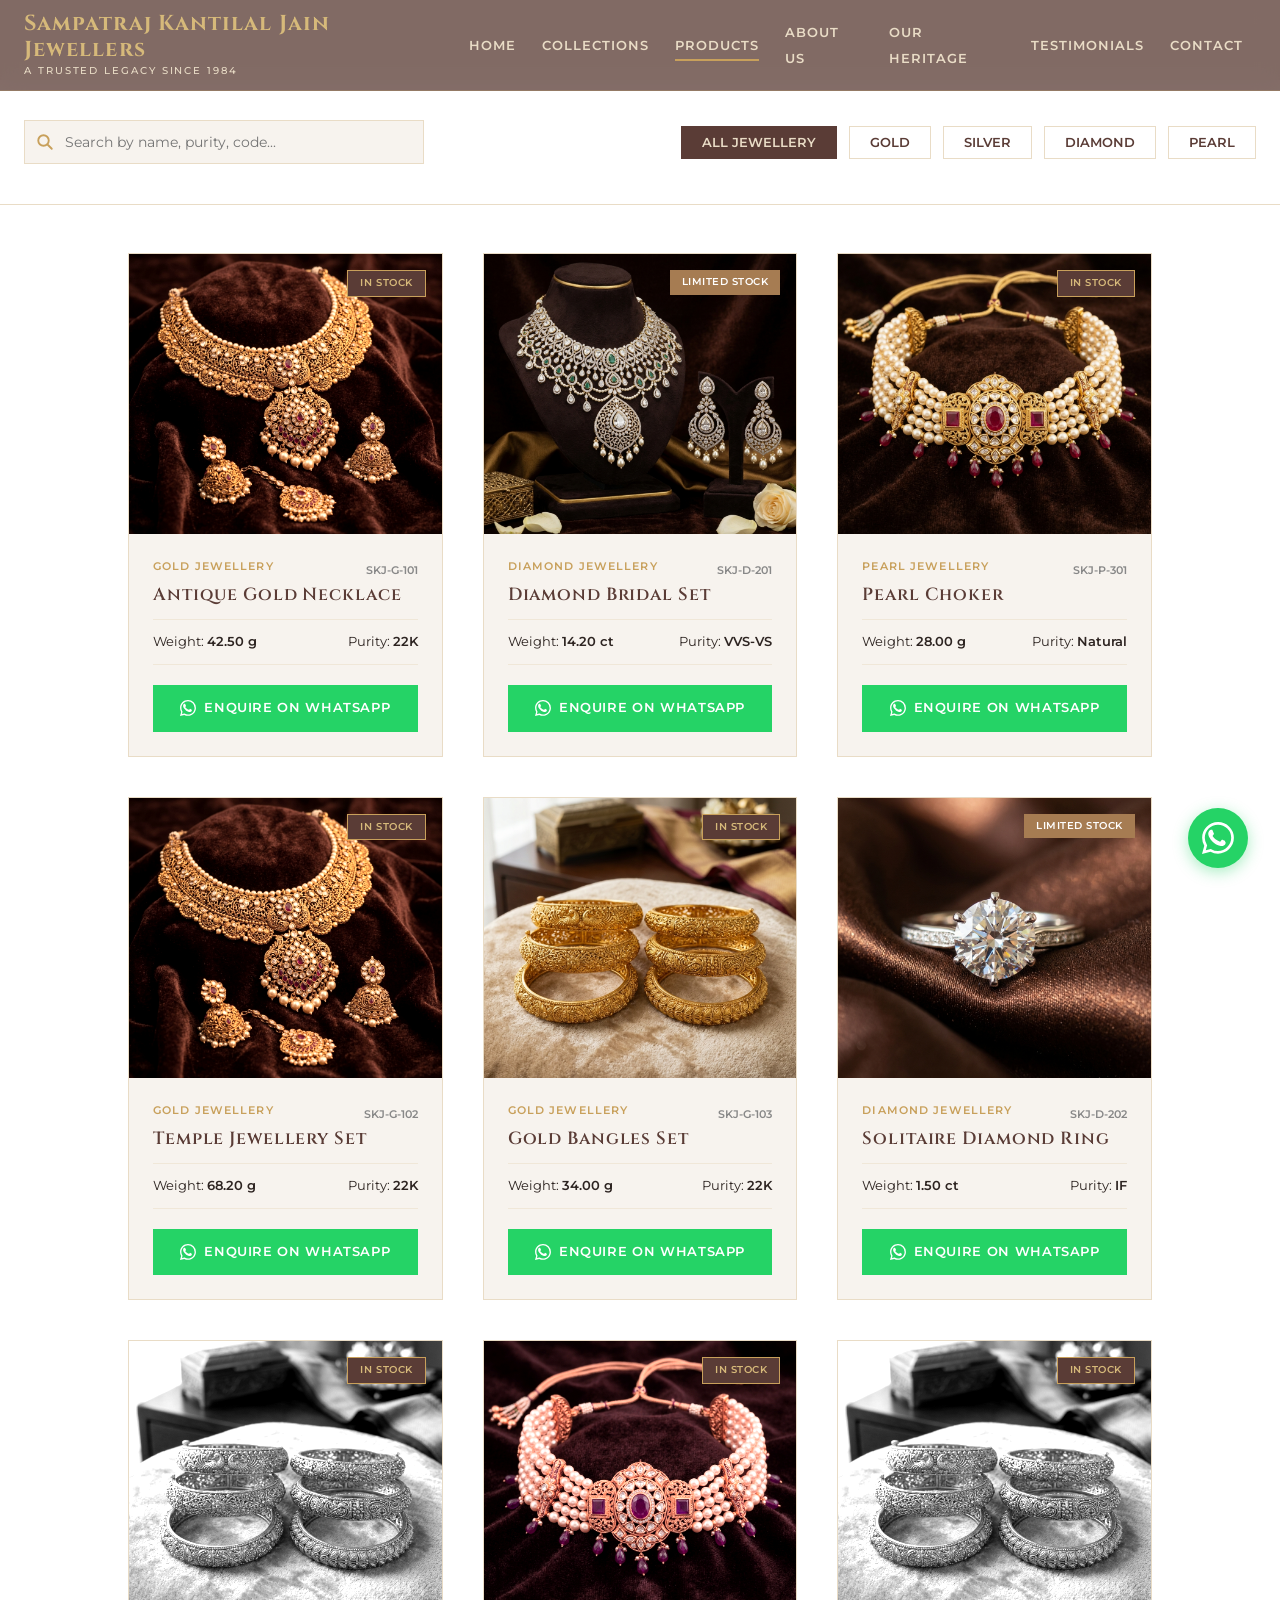
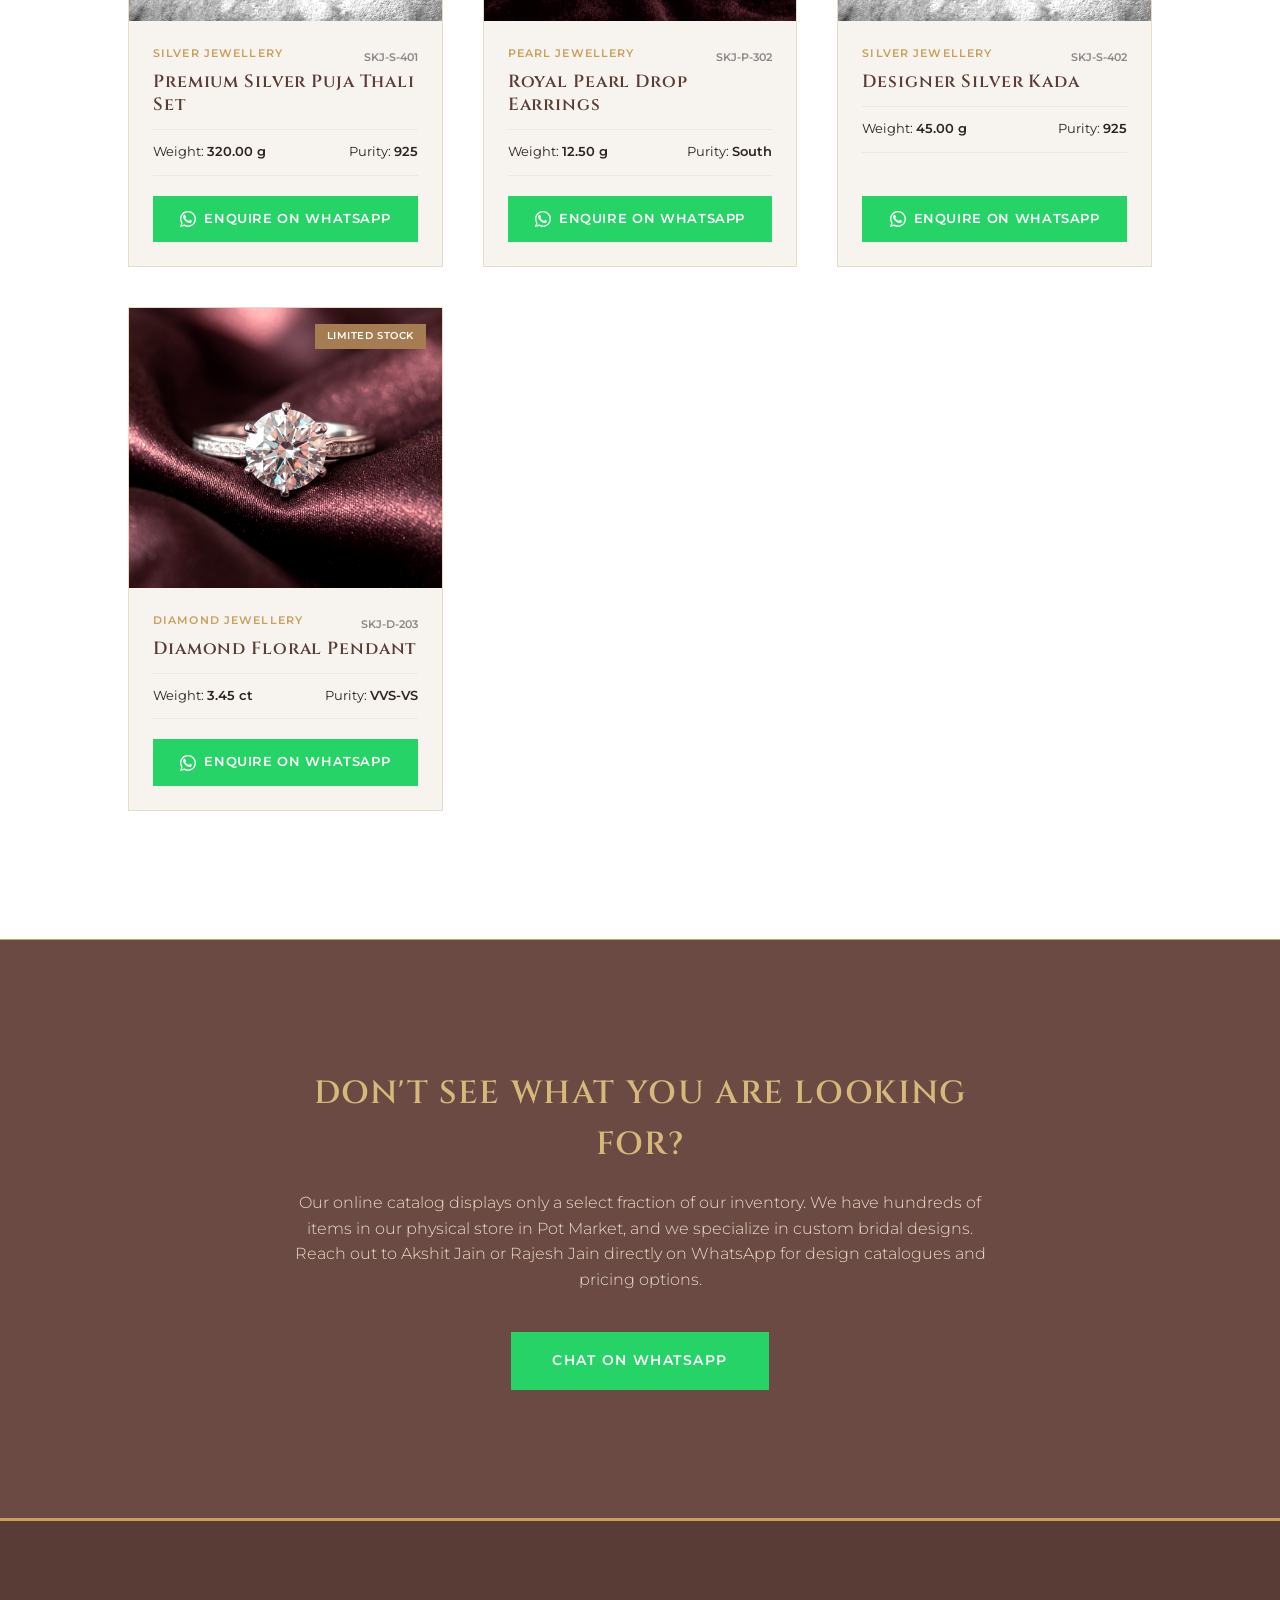
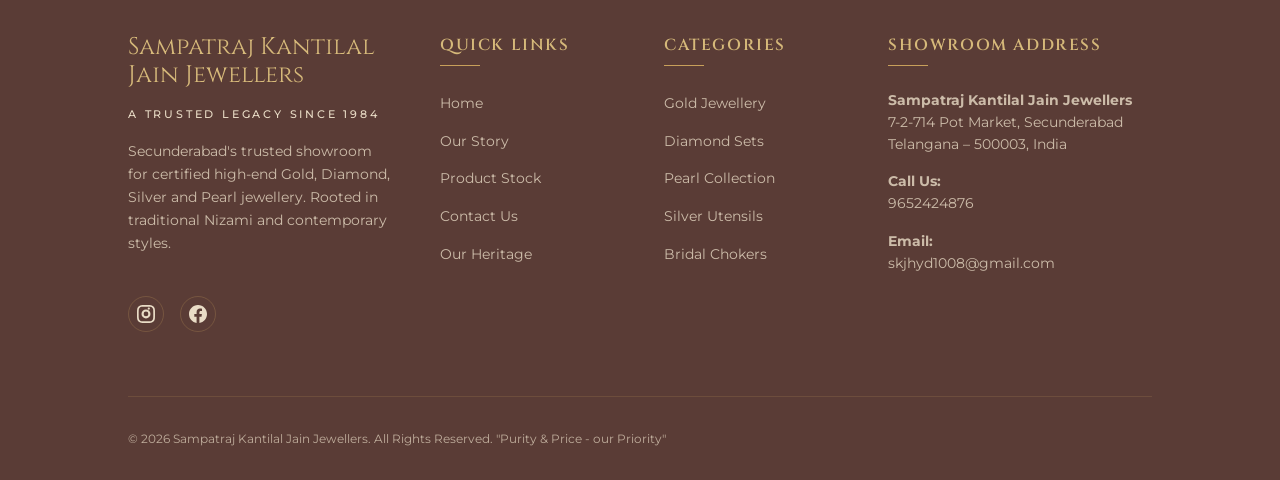
<file: products.html>
<!DOCTYPE html>
<html lang="en">
<head>
  <meta charset="UTF-8">
  <meta name="viewport" content="width=device-width, initial-scale=1.0">
  <title>Product Stock Catalog | Sampatraj Kantilal Jain Jewellers</title>
  <meta name="description" content="Browse our live Gold, Silver, Diamond and Pearl showroom catalog. Filter by category, search by product specifications and enquire on WhatsApp.">
  
  <!-- CSS Stylesheet -->
  <link rel="stylesheet" href="css/style.css">
</head>
<body>

  <!-- Sticky Luxury Navbar -->
  <nav class="navbar" id="main-nav">
    <div class="nav-container">
      <a href="index.html" class="logo-link" id="nav-logo">
        <span class="logo-title">Sampatraj Kantilal Jain Jewellers</span>
        <span class="logo-subtitle">A Trusted Legacy Since 1984</span>
      </a>
      
      <ul class="nav-menu">
        <li class="nav-item"><a href="index.html" class="nav-link">Home</a></li>
        <li class="nav-item"><a href="index.html#collections" class="nav-link">Collections</a></li>
        <li class="nav-item"><a href="products.html" class="nav-link active">Products</a></li>
        <li class="nav-item"><a href="about.html" class="nav-link">About Us</a></li>
        <li class="nav-item"><a href="index.html#legacy" class="nav-link">Our Heritage</a></li>
        <li class="nav-item"><a href="index.html#testimonials" class="nav-link">Testimonials</a></li>
        <li class="nav-item"><a href="contact.html" class="nav-link">Contact</a></li>
      </ul>

      <!-- Single line spaced navbar items (actions removed) -->

      <div class="hamburger" id="nav-hamburger">
        <span></span>
        <span></span>
        <span></span>
      </div>
    </div>
  </nav>

  <!-- Mobile Navigation Overlay -->
  <div class="mobile-nav" id="mob-nav">
    <ul class="mobile-nav-list">
      <li class="mobile-nav-item"><a href="index.html" class="mobile-nav-link">Home</a></li>
      <li class="mobile-nav-item"><a href="index.html#collections" class="mobile-nav-link">Collections</a></li>
      <li class="mobile-nav-item"><a href="products.html" class="mobile-nav-link">Products</a></li>
      <li class="mobile-nav-item"><a href="about.html" class="mobile-nav-link">About Us</a></li>
      <li class="mobile-nav-item"><a href="index.html#legacy" class="mobile-nav-link">Our Heritage</a></li>
      <li class="mobile-nav-item"><a href="index.html#testimonials" class="mobile-nav-link">Testimonials</a></li>
      <li class="mobile-nav-item"><a href="contact.html" class="mobile-nav-link">Contact</a></li>
    </ul>
    <div class="mobile-nav-actions">
      <a href="https://wa.me/9652424876" target="_blank" class="nav-whatsapp-btn" style="justify-content: center;">WhatsApp Enquiry</a>
      <a href="tel:9652424876" class="nav-call-btn" style="justify-content: center;">Call Store</a>
    </div>
  </div>

  <!-- Search & Filter Controls -->
  <section class="products-filter-section">
    <div class="filter-container">
      <!-- Search Input Box -->
      <div class="search-box-wrapper">
        <svg class="search-icon-svg" width="18" height="18" fill="none" stroke="currentColor" stroke-width="2.5" viewBox="0 0 24 24">
          <path stroke-linecap="round" stroke-linejoin="round" d="M21 21l-6-6m2-5a7 7 0 11-14 0 7 7 0 0114 0z"/>
        </svg>
        <input type="text" id="product-search" class="search-input" placeholder="Search by name, purity, code...">
      </div>
      
      <!-- Category Buttons -->
      <div class="filter-buttons-wrapper">
        <button class="filter-btn active" data-filter="All">All Jewellery</button>
        <button class="filter-btn" data-filter="Gold">Gold</button>
        <button class="filter-btn" data-filter="Silver">Silver</button>
        <button class="filter-btn" data-filter="Diamond">Diamond</button>
        <button class="filter-btn" data-filter="Pearl">Pearl</button>
      </div>
    </div>
  </section>

  <!-- Dynamic Catalog Grid -->
  <section class="products-catalog-section section-padding" style="padding-top: 3rem;">
    <div class="container">
      <div id="products-catalog-grid" class="products-grid">
        <!-- Javascript renders cards here -->
      </div>
    </div>
  </section>

  <!-- Large WhatsApp CTA Section -->
  <section class="whatsapp-cta section-padding" style="background-color: var(--chocolate-brown);">
    <div class="container">
      <div class="whatsapp-cta-content reveal active">
        <h2>Don't see what you are looking for?</h2>
        <p>Our online catalog displays only a select fraction of our inventory. We have hundreds of items in our physical store in Pot Market, and we specialize in custom bridal designs. Reach out to Akshit Jain or Rajesh Jain directly on WhatsApp for design catalogues and pricing options.</p>
        <a href="https://wa.me/9652424876" target="_blank" class="btn whatsapp-cta-btn">
          Chat on WhatsApp
        </a>
      </div>
    </div>
  </section>

  <!-- Floating WhatsApp widget -->
  <a href="https://wa.me/9652424876" target="_blank" class="floating-whatsapp" aria-label="Chat with us on WhatsApp" id="whatsapp-float">
    <svg fill="currentColor" viewBox="0 0 16 16">
      <path d="M13.601 2.326A7.854 7.854 0 0 0 7.994 0C3.627 0 .068 3.558.064 7.93a7.904 7.904 0 0 0 1.08 3.971L0 16l4.23-1.11a7.9 7.9 0 0 0 3.758.955h.001c4.4 0 7.96-3.558 7.967-7.93a7.882 7.882 0 0 0-2.356-5.589zM7.994 14.521a6.573 6.573 0 0 1-3.356-.92l-.24-.144-2.494.654.666-2.433-.156-.251a6.56 6.56 0 0 1-1.007-3.505c0-3.626 2.957-6.584 6.591-6.584a6.56 6.56 0 0 1 4.66 1.931 6.557 6.557 0 0 1 1.928 4.66c-.004 3.639-2.961 6.592-6.592 6.592zm3.69-4.98c-.202-.1-1.198-.591-1.385-.658-.187-.067-.323-.1-.459.1-.137.2-.53.63-.649.763-.119.13-.24.147-.442.047-1.767-.88-2.894-1.811-3.385-2.655-.119-.2-.016-.307.083-.406.09-.088.202-.23.303-.346.101-.115.137-.195.205-.327.068-.13.035-.245-.018-.346-.053-.1-.459-1.107-.63-1.513-.166-.399-.333-.344-.459-.35-.12-.005-.258-.006-.395-.006a.78.78 0 0 0-.56.26c-.202.222-.77.751-.77 1.83 0 1.077.78 2.122.89 2.272.11.15 1.528 2.33 3.7 3.27.518.224.924.358 1.24.457.52.165.992.141 1.365.086.417-.061 1.198-.49 1.367-.963.17-.472.17-.878.119-.963-.05-.084-.188-.133-.39-.232z"/>
    </svg>
  </a>

  <!-- Premium Footer -->
  <footer class="footer">
    <div class="footer-grid">
      <!-- Brand & Story -->
      <div class="footer-brand">
        <span class="footer-logo-title">Sampatraj Kantilal Jain Jewellers</span>
        <span class="footer-logo-subtitle">A Trusted Legacy Since 1984</span>
        <p class="footer-desc">Secunderabad's trusted showroom for certified high-end Gold, Diamond, Silver and Pearl jewellery. Rooted in traditional Nizami and contemporary styles.</p>
        
        <div class="footer-social-wrapper">
          <a href="https://www.instagram.com/sampatraj_kantilal_jewellers/" target="_blank" class="footer-social-link" aria-label="Instagram">
            <svg width="18" height="18" fill="currentColor" viewBox="0 0 16 16">
              <path d="M8 0C5.829 0 5.556.01 4.703.048 3.85.088 3.269.222 2.76.42a3.917 3.917 0 0 0-1.417.923A3.917 3.917 0 0 0 .42 2.76C.222 3.268.087 3.85.048 4.7.01 5.555 0 5.827 0 8.001c0 2.172.01 2.444.048 3.297.04.852.174 1.433.372 1.942.205.526.478.972.923 1.417.444.445.89.719 1.416.923.51.198 1.09.333 1.942.372C5.555 15.99 5.827 16 8 16s2.444-.01 3.298-.048c.851-.04 1.434-.174 1.943-.372a3.916 3.916 0 0 0 1.416-.923c.445-.445.718-.891.923-1.417.197-.509.332-1.09.372-1.942C15.99 10.445 16 10.173 16 8s-.01-2.445-.048-3.299c-.04-.851-.175-1.433-.372-1.941a3.926 3.926 0 0 0-.923-1.417A3.911 3.911 0 0 0 13.24.42c-.51-.198-1.092-.333-1.943-.372C10.443.01 10.172 0 7.999 0h.002zm-.008 1.475c2.116 0 2.365.008 3.2.047.77.035 1.189.163 1.467.271.37.144.633.314.912.593.28.28.45.543.593.912.108.277.236.696.271 1.468.038.834.047 1.082.047 3.201s-.008 2.365-.047 3.2c-.035.77-.163 1.189-.271 1.467-.144.37-.314.633-.593.912-.28.28-.543.45-.912.593-.277.108-.696.236-1.468.271-.834.038-1.082.047-3.201.047s-2.365-.008-3.2-.047c-.77-.035-1.189-.163-1.467-.271a2.868 2.868 0 0 1-.912-.593 2.868 2.868 0 0 1-.593-.912c-.108-.277-.236-.696-.271-1.468-.038-.834-.047-1.082-.047-3.201s.008-2.365.047-3.2c.035-.77.163-1.189.271-1.467.144-.37.314-.633.593-.912.28-.28.543-.45.912-.593.277-.108.696-.236 1.468-.271.834-.038 1.082-.047 3.201-.047zm0 2.427a3.996 3.996 0 1 0 0 7.992 3.996 3.996 0 0 0 0-7.992zm0 6.09a2.094 2.094 0 1 1 0-4.188 2.094 2.094 0 0 1 0 4.188zM11.5 3.125a.999.999 0 1 1-1.998 0 .999.999 0 0 1 1.998 0z"/>
            </svg>
          </a>
          <a href="#" class="footer-social-link" aria-label="Facebook">
            <svg width="18" height="18" fill="currentColor" viewBox="0 0 16 16"><path d="M16 8.049c0-4.446-3.582-8.05-8-8.05C3.58 0-.002 3.603-.002 8.05c0 4.017 2.926 7.347 6.75 7.951v-5.625h-2.03V8.05H6.75V6.275c0-2.017 1.195-3.131 3.022-3.131.876 0 1.791.157 1.791.157v1.98h-1.009c-.993 0-1.303.621-1.303 1.258v1.51h2.218l-.354 2.326H9.25V16c3.824-.604 6.75-3.934 6.75-7.951z"/></svg>
          </a>
        </div>
      </div>

      <!-- Quick Links -->
      <div>
        <h3 class="footer-title">Quick Links</h3>
        <ul class="footer-links">
          <li class="footer-links-item"><a href="index.html">Home</a></li>
          <li class="footer-links-item"><a href="about.html">Our Story</a></li>
          <li class="footer-links-item"><a href="products.html">Product Stock</a></li>
          <li class="footer-links-item"><a href="contact.html">Contact Us</a></li>
          <li class="footer-links-item"><a href="index.html#legacy">Our Heritage</a></li>
        </ul>
      </div>

      <!-- Categories -->
      <div>
        <h3 class="footer-title">Categories</h3>
        <ul class="footer-links">
          <li class="footer-links-item"><a href="products.html">Gold Jewellery</a></li>
          <li class="footer-links-item"><a href="products.html">Diamond Sets</a></li>
          <li class="footer-links-item"><a href="products.html">Pearl Collection</a></li>
          <li class="footer-links-item"><a href="products.html">Silver Utensils</a></li>
          <li class="footer-links-item"><a href="products.html">Bridal Chokers</a></li>
        </ul>
      </div>

      <!-- Contact Info -->
      <div>
        <h3 class="footer-title">Showroom Address</h3>
        <div class="footer-contact-details">
          <p style="line-height: 1.6;">
            <strong>Sampatraj Kantilal Jain Jewellers</strong><br>
            7-2-714 Pot Market, Secunderabad<br>
            Telangana – 500003, India
          </p>
          <p>
            <strong>Call Us:</strong><br>
            9652424876
          </p>
          <p>
            <strong>Email:</strong><br>
            <a href="mailto:skjhyd1008@gmail.com" style="color:inherit;">skjhyd1008@gmail.com</a>
          </p>
        </div>
      </div>
    </div>

    <div class="footer-bottom">
      <p>&copy; 2026 Sampatraj Kantilal Jain Jewellers. All Rights Reserved. "Purity & Price - our Priority"</p>
    </div>
  </footer>

  <!-- Script Files -->
  <script src="js/script.js"></script>
</body>
</html>
</file>
<file: css/style.css>
/* Google Fonts - Cinzel for serif headings, Montserrat for clean body text */
@import url('https://fonts.googleapis.com/css2?family=Cinzel:wght@400;500;600;700;800&family=Montserrat:wght@300;400;500;600;700&display=swap');

/* CSS Variables for Premium Luxury Theme */
:root {
  --primary-brown: #5A3C36;
  --chocolate-brown: #6B4A43;
  --antique-gold: #C8A05B;
  --soft-gold: #D6B97A;
  --champagne-beige: #E9DCC6;
  --ivory-white: #F7F3EE;
  --dark-text: #2D2421;
  --white: #ffffff;
  --light-gold: rgba(200, 160, 91, 0.15);
  --glass-bg: rgba(90, 60, 54, 0.75);
  --glass-border: rgba(200, 160, 91, 0.25);
  
  --font-heading: 'Cinzel', serif;
  --font-body: 'Montserrat', sans-serif;
  
  --transition-smooth: all 0.4s cubic-bezier(0.4, 0, 0.2, 1);
  --transition-fast: all 0.25s cubic-bezier(0.4, 0, 0.2, 1);
  
  --shadow-sm: 0 4px 6px rgba(45, 36, 33, 0.05);
  --shadow-md: 0 10px 20px rgba(45, 36, 33, 0.08);
  --shadow-lg: 0 20px 45px rgba(45, 36, 33, 0.12);
}

/* Reset and Base Styles */
*, *::before, *::after {
  box-sizing: border-box;
  margin: 0;
  padding: 0;
}

html {
  scroll-behavior: smooth;
  font-size: 16px;
}

body {
  font-family: var(--font-body);
  background-color: var(--ivory-white);
  color: var(--dark-text);
  line-height: 1.6;
  overflow-x: hidden;
}

/* Typography */
h1, h2, h3, h4, h5, h6 {
  font-family: var(--font-heading);
  font-weight: 600;
  letter-spacing: 0.05em;
  color: var(--primary-brown);
}

a {
  text-decoration: none;
  color: inherit;
  transition: var(--transition-fast);
}

img {
  max-width: 100%;
  height: auto;
  display: block;
}

/* Scrollbar Customization */
::-webkit-scrollbar {
  width: 8px;
}
::-webkit-scrollbar-track {
  background: var(--ivory-white);
}
::-webkit-scrollbar-thumb {
  background: var(--primary-brown);
  border-radius: 4px;
}
::-webkit-scrollbar-thumb:hover {
  background: var(--antique-gold);
}

/* Reusable Components */
.section-padding {
  padding: 5rem 1.5rem;
}

@media (min-width: 768px) {
  .section-padding {
    padding: 7rem 4rem;
  }
}

@media (min-width: 1024px) {
  .section-padding {
    padding: 8rem 8rem;
  }
}

.container {
  max-width: 1300px;
  margin: 0 auto;
  width: 100%;
}

.section-title {
  text-align: center;
  margin-bottom: 4rem;
  position: relative;
}

.section-title h2 {
  font-size: 2.25rem;
  font-weight: 600;
  text-transform: uppercase;
  margin-bottom: 1rem;
}

.section-title::after {
  content: '';
  display: block;
  width: 80px;
  height: 2px;
  background-color: var(--antique-gold);
  margin: 1.5rem auto 0;
}

.btn {
  display: inline-flex;
  align-items: center;
  justify-content: center;
  padding: 0.85rem 2rem;
  font-family: var(--font-body);
  font-size: 0.85rem;
  font-weight: 600;
  letter-spacing: 0.1em;
  text-transform: uppercase;
  border-radius: 0;
  cursor: pointer;
  transition: var(--transition-smooth);
  border: 1px solid transparent;
}

.btn-primary {
  background-color: var(--primary-brown);
  color: var(--champagne-beige);
  border-color: var(--primary-brown);
}

.btn-primary:hover {
  background-color: transparent;
  color: var(--primary-brown);
  border-color: var(--primary-brown);
}

.btn-outline {
  background-color: transparent;
  color: var(--primary-brown);
  border-color: var(--primary-brown);
}

.btn-outline:hover {
  background-color: var(--primary-brown);
  color: var(--champagne-beige);
}

.btn-gold {
  background-color: var(--antique-gold);
  color: var(--white);
  border-color: var(--antique-gold);
}

.btn-gold:hover {
  background-color: var(--primary-brown);
  border-color: var(--primary-brown);
  color: var(--champagne-beige);
}

/* Premium Navbar */
.navbar {
  position: fixed;
  top: 0;
  left: 0;
  width: 100%;
  z-index: 1000;
  background: var(--glass-bg);
  backdrop-filter: blur(12px);
  -webkit-backdrop-filter: blur(12px);
  border-bottom: 1px solid var(--glass-border);
  transition: var(--transition-smooth);
}

.navbar-scrolled {
  box-shadow: var(--shadow-md);
}

.nav-container {
  display: flex;
  justify-content: space-between;
  align-items: center;
  padding: 0.7rem 1.5rem;
  max-width: 1400px;
  margin: 0 auto;
  transition: var(--transition-smooth);
}

.navbar-scrolled .nav-container {
  padding: 0.4rem 1.5rem;
}

.logo-link {
  display: flex;
  flex-direction: column;
}

.logo-title {
  font-family: var(--font-heading);
  font-size: 1.2rem;
  font-weight: 700;
  color: var(--soft-gold);
  letter-spacing: 0.05em;
  text-align: left;
  line-height: 1.2;
}

.logo-subtitle {
  font-family: var(--font-body);
  font-size: 0.6rem;
  font-weight: 500;
  color: var(--champagne-beige);
  letter-spacing: 0.2em;
  text-transform: uppercase;
}

.nav-menu {
  display: none;
  list-style: none;
}

.nav-item {
  margin: 0 0.8rem;
}

.nav-link {
  font-family: var(--font-body);
  font-size: 0.8rem;
  font-weight: 600;
  text-transform: uppercase;
  color: var(--champagne-beige);
  letter-spacing: 0.08em;
  padding: 0.5rem 0;
  position: relative;
}

.nav-link::after {
  content: '';
  position: absolute;
  bottom: 0;
  left: 0;
  width: 0;
  height: 1.5px;
  background-color: var(--antique-gold);
  transition: var(--transition-smooth);
}

.nav-link:hover {
  color: var(--soft-gold);
}

.nav-link:hover::after,
.nav-link.active::after {
  width: 100%;
}

.nav-actions {
  display: none;
  align-items: center;
  gap: 1rem;
}

.nav-whatsapp-btn {
  background: #25D366;
  color: white;
  border-radius: 50px;
  padding: 0.5rem 1.2rem;
  font-size: 0.75rem;
  font-weight: 600;
  text-transform: uppercase;
  letter-spacing: 0.05em;
  display: inline-flex;
  align-items: center;
  gap: 0.5rem;
  border: 1px solid transparent;
}

.nav-whatsapp-btn:hover {
  background: transparent;
  color: #25D366;
  border-color: #25D366;
}

.nav-call-btn {
  background: var(--antique-gold);
  color: white;
  border-radius: 50px;
  padding: 0.5rem 1.2rem;
  font-size: 0.75rem;
  font-weight: 600;
  text-transform: uppercase;
  letter-spacing: 0.05em;
  display: inline-flex;
  align-items: center;
  gap: 0.5rem;
  border: 1px solid transparent;
}

.nav-call-btn:hover {
  background: transparent;
  color: var(--soft-gold);
  border-color: var(--antique-gold);
}

.hamburger {
  display: flex;
  flex-direction: column;
  justify-content: space-between;
  width: 24px;
  height: 18px;
  cursor: pointer;
  z-index: 1100;
}

.hamburger span {
  display: block;
  height: 2px;
  width: 100%;
  background-color: var(--champagne-beige);
  border-radius: 2px;
  transition: var(--transition-smooth);
}

.hamburger.active span:nth-child(1) {
  transform: translateY(8px) rotate(45deg);
}

.hamburger.active span:nth-child(2) {
  opacity: 0;
}

.hamburger.active span:nth-child(3) {
  transform: translateY(-8px) rotate(-45deg);
}

@media (min-width: 1024px) {
  .nav-menu {
    display: flex;
    align-items: center;
  }
  .nav-actions {
    display: flex;
  }
  .hamburger {
    display: none;
  }
  .logo-title {
    font-size: 1.35rem;
  }
}

/* Mobile Nav Menu Overlay */
.mobile-nav {
  position: fixed;
  top: 0;
  left: 100%;
  width: 100%;
  height: 100vh;
  background-color: var(--primary-brown);
  z-index: 999;
  display: flex;
  flex-direction: column;
  justify-content: center;
  align-items: center;
  gap: 2rem;
  transition: var(--transition-smooth);
}

.mobile-nav.active {
  left: 0;
}

.mobile-nav-list {
  list-style: none;
  text-align: center;
}

.mobile-nav-item {
  margin: 1.5rem 0;
}

.mobile-nav-link {
  font-family: var(--font-heading);
  font-size: 1.5rem;
  color: var(--champagne-beige);
  letter-spacing: 0.1em;
  text-transform: uppercase;
}

.mobile-nav-link:hover {
  color: var(--soft-gold);
}

.mobile-nav-actions {
  display: flex;
  flex-direction: column;
  gap: 1rem;
  width: 80%;
  max-width: 300px;
}

.mobile-nav-actions a {
  text-align: center;
}

/* Hero Section */
.hero {
  position: relative;
  height: 100vh;
  min-height: 600px;
  display: flex;
  align-items: center;
  color: var(--white);
  overflow: hidden;
  background-color: var(--primary-brown);
}

.hero-bg {
  position: absolute;
  top: 0;
  left: 0;
  width: 100%;
  height: 100%;
  background-size: cover;
  background-position: center;
  filter: brightness(0.4);
}

.hero-overlay-pattern {
  position: absolute;
  top: 0;
  left: 0;
  width: 100%;
  height: 100%;
  background: radial-gradient(circle, transparent 20%, var(--primary-brown) 85%);
  pointer-events: none;
}

.hero-content {
  position: relative;
  z-index: 10;
  width: 100%;
  padding: 0 1.5rem;
}

@media (min-width: 768px) {
  .hero-content {
    padding: 0 4rem;
  }
}

@media (min-width: 1024px) {
  .hero-content {
    padding: 0 8rem;
  }
}

.hero-label {
  font-family: var(--font-body);
  font-size: 0.8rem;
  font-weight: 600;
  text-transform: uppercase;
  letter-spacing: 0.3em;
  color: var(--soft-gold);
  margin-bottom: 1.5rem;
  display: block;
}

.hero-title {
  font-size: 2.5rem;
  font-weight: 500;
  line-height: 1.2;
  color: var(--white);
  max-width: 800px;
  margin-bottom: 1.5rem;
}

.hero-title span {
  font-weight: 700;
  color: var(--antique-gold);
}

.hero-description {
  font-family: var(--font-body);
  font-size: 1rem;
  font-weight: 300;
  color: var(--champagne-beige);
  max-width: 600px;
  margin-bottom: 3rem;
  line-height: 1.8;
}

.hero-buttons {
  display: flex;
  flex-wrap: wrap;
  gap: 1.5rem;
}

.hero-btn-primary {
  background-color: var(--antique-gold);
  border-color: var(--antique-gold);
  color: var(--white);
}

.hero-btn-primary:hover {
  background-color: var(--white);
  border-color: var(--white);
  color: var(--primary-brown);
}

.hero-btn-secondary {
  border-color: var(--champagne-beige);
  color: var(--champagne-beige);
}

.hero-btn-secondary:hover {
  background-color: var(--champagne-beige);
  color: var(--primary-brown);
}

/* Floating Gold Accent Shapes (Allowed decoration) */
.gold-decor {
  position: absolute;
  border: 1px solid rgba(200, 160, 91, 0.15);
  border-radius: 50%;
  pointer-events: none;
}

.gold-decor-1 {
  width: 300px;
  height: 300px;
  top: 10%;
  right: -5%;
}

.gold-decor-2 {
  width: 500px;
  height: 500px;
  bottom: -10%;
  left: -10%;
}

@media (min-width: 768px) {
  .hero-title {
    font-size: 3.75rem;
  }
  .hero-description {
    font-size: 1.15rem;
  }
}

/* Heritage Timeline Section */
.heritage-timeline {
  position: relative;
  background-color: var(--white);
}

.timeline {
  position: relative;
  max-width: 900px;
  margin: 0 auto;
}

.timeline::after {
  content: '';
  position: absolute;
  width: 2px;
  background-color: var(--champagne-beige);
  top: 0;
  bottom: 0;
  left: 50%;
  transform: translateX(-50%);
}

.timeline-item {
  padding: 2rem 0;
  position: relative;
  width: 50%;
}

.timeline-item:nth-child(odd) {
  left: 0;
  padding-right: 3rem;
  text-align: right;
}

.timeline-item:nth-child(even) {
  left: 50%;
  padding-left: 3rem;
  text-align: left;
}

.timeline-badge {
  width: 20px;
  height: 20px;
  background-color: var(--antique-gold);
  border: 4px solid var(--white);
  border-radius: 50%;
  position: absolute;
  top: 2.5rem;
  left: 50%;
  transform: translateX(-50%);
  z-index: 10;
  box-shadow: 0 0 0 4px var(--champagne-beige);
}

.timeline-year {
  font-family: var(--font-heading);
  font-size: 1.5rem;
  font-weight: 700;
  color: var(--antique-gold);
  margin-bottom: 0.5rem;
}

.timeline-content {
  background-color: var(--ivory-white);
  padding: 1.5rem 2rem;
  border: 1px solid var(--champagne-beige);
  box-shadow: var(--shadow-sm);
  transition: var(--transition-smooth);
}

.timeline-content:hover {
  transform: translateY(-5px);
  border-color: var(--antique-gold);
  box-shadow: var(--shadow-md);
}

.timeline-content h3 {
  font-size: 1.15rem;
  margin-bottom: 0.75rem;
  color: var(--primary-brown);
}

.timeline-content p {
  font-size: 0.9rem;
  color: var(--dark-text);
}

/* Highlights Grid */
.highlights-grid {
  display: grid;
  grid-template-columns: 1fr;
  gap: 2rem;
  margin-top: 5rem;
}

@media (min-width: 768px) {
  .highlights-grid {
    grid-template-columns: repeat(2, 1fr);
  }
}

@media (min-width: 1024px) {
  .highlights-grid {
    grid-template-columns: repeat(4, 1fr);
  }
}

.highlight-card {
  text-align: center;
  padding: 2.5rem 1.5rem;
  background-color: var(--ivory-white);
  border: 1px solid var(--champagne-beige);
  transition: var(--transition-smooth);
}

.highlight-card:hover {
  transform: translateY(-5px);
  border-color: var(--antique-gold);
  box-shadow: var(--shadow-md);
}

.highlight-icon {
  margin-bottom: 1.5rem;
  color: var(--antique-gold);
  display: inline-block;
}

.highlight-card h3 {
  font-size: 1.1rem;
  margin-bottom: 0.75rem;
  text-transform: uppercase;
}

.highlight-card p {
  font-size: 0.85rem;
  color: var(--dark-text);
}

@media (max-width: 767px) {
  .timeline::after {
    left: 20px;
  }
  .timeline-item {
    width: 100%;
    left: 0 !important;
    padding-left: 3.5rem !important;
    padding-right: 0 !important;
    text-align: left !important;
  }
  .timeline-badge {
    left: 20px;
    transform: translateX(-50%);
  }
}

/* Featured Categories Section */
.categories {
  background-color: var(--ivory-white);
}

.categories-grid {
  display: grid;
  grid-template-columns: 1fr;
  gap: 1.5rem;
}

@media (min-width: 480px) {
  .categories-grid {
    grid-template-columns: repeat(2, 1fr);
  }
}

@media (min-width: 768px) {
  .categories-grid {
    grid-template-columns: repeat(3, 1fr);
  }
}

@media (min-width: 1024px) {
  .categories-grid {
    grid-template-columns: repeat(5, 1fr);
  }
}

.category-card {
  position: relative;
  height: 350px;
  overflow: hidden;
  box-shadow: var(--shadow-sm);
  transition: var(--transition-smooth);
}

.category-card:hover {
  transform: translateY(-5px);
  box-shadow: var(--shadow-lg);
}

.category-img-container {
  width: 100%;
  height: 100%;
  overflow: hidden;
  position: relative;
}

.category-card img {
  width: 100%;
  height: 100%;
  object-fit: cover;
  transition: var(--transition-smooth);
}

.category-card:hover img {
  transform: scale(1.08);
}

.category-overlay {
  position: absolute;
  top: 0;
  left: 0;
  width: 100%;
  height: 100%;
  background: linear-gradient(to top, rgba(45, 36, 33, 0.9) 10%, rgba(45, 36, 33, 0.2) 60%, transparent 100%);
  display: flex;
  flex-direction: column;
  justify-content: flex-end;
  padding: 1.5rem;
  transition: var(--transition-smooth);
}

.category-card:hover .category-overlay {
  background: linear-gradient(to top, rgba(90, 60, 54, 0.95) 15%, rgba(90, 60, 54, 0.3) 60%, transparent 100%);
}

.category-card h3 {
  color: var(--champagne-beige);
  font-size: 1.15rem;
  margin-bottom: 0.5rem;
  text-transform: uppercase;
  transition: var(--transition-smooth);
}

.category-card:hover h3 {
  color: var(--soft-gold);
}

.category-link {
  font-family: var(--font-body);
  font-size: 0.75rem;
  font-weight: 600;
  letter-spacing: 0.1em;
  text-transform: uppercase;
  color: var(--antique-gold);
  display: flex;
  align-items: center;
  gap: 0.5rem;
  opacity: 0.85;
}

.category-card:hover .category-link {
  color: var(--white);
  opacity: 1;
}

/* Best Sellers Section */
.best-sellers {
  background-color: var(--white);
}

.products-grid {
  display: grid;
  grid-template-columns: 1fr;
  gap: 2.5rem;
}

@media (min-width: 600px) {
  .products-grid {
    grid-template-columns: repeat(2, 1fr);
  }
}

@media (min-width: 1024px) {
  .products-grid {
    grid-template-columns: repeat(3, 1fr);
  }
}

.product-card {
  background-color: var(--ivory-white);
  border: 1px solid var(--champagne-beige);
  overflow: hidden;
  display: flex;
  flex-direction: column;
  transition: var(--transition-smooth);
  position: relative;
}

.product-card:hover {
  transform: translateY(-7px);
  border-color: var(--antique-gold);
  box-shadow: var(--shadow-lg);
}

.product-img-wrapper {
  position: relative;
  height: 280px;
  overflow: hidden;
  background-color: var(--champagne-beige);
}

.product-card img {
  width: 100%;
  height: 100%;
  object-fit: cover;
  transition: var(--transition-smooth);
}

.product-card:hover img {
  transform: scale(1.06);
}

.product-badge {
  position: absolute;
  top: 1rem;
  right: 1rem;
  background: var(--primary-brown);
  color: var(--soft-gold);
  border: 1px solid var(--antique-gold);
  padding: 0.25rem 0.75rem;
  font-size: 0.65rem;
  font-weight: 600;
  text-transform: uppercase;
  letter-spacing: 0.05em;
  z-index: 10;
}

.product-badge.limited {
  background: #A67C52;
  color: var(--white);
  border: none;
}

.product-info {
  padding: 1.5rem;
  display: flex;
  flex-direction: column;
  flex-grow: 1;
}

.product-category {
  font-size: 0.7rem;
  text-transform: uppercase;
  color: var(--antique-gold);
  font-weight: 600;
  letter-spacing: 0.1em;
  margin-bottom: 0.5rem;
}

.product-name {
  font-size: 1.1rem;
  margin-bottom: 0.75rem;
  font-weight: 600;
  color: var(--primary-brown);
  line-height: 1.3;
}

.product-specs {
  display: flex;
  justify-content: space-between;
  border-top: 1px solid rgba(200, 160, 91, 0.15);
  border-bottom: 1px solid rgba(200, 160, 91, 0.15);
  padding: 0.75rem 0;
  margin-bottom: 1.25rem;
  font-size: 0.8rem;
  color: var(--dark-text);
}

.product-spec-val {
  font-weight: 600;
}

.product-enquire-btn {
  background-color: #25D366;
  color: var(--white);
  border: 1px solid transparent;
  display: flex;
  align-items: center;
  justify-content: center;
  gap: 0.5rem;
  padding: 0.75rem;
  font-family: var(--font-body);
  font-size: 0.8rem;
  font-weight: 600;
  text-transform: uppercase;
  letter-spacing: 0.05em;
  margin-top: auto;
  cursor: pointer;
  transition: var(--transition-smooth);
}

.product-enquire-btn:hover {
  background-color: transparent;
  color: #25D366;
  border-color: #25D366;
}

/* Why Choose Us Section */
.why-choose-us {
  background-color: var(--ivory-white);
}

.features-grid {
  display: grid;
  grid-template-columns: 1fr;
  gap: 2rem;
}

@media (min-width: 600px) {
  .features-grid {
    grid-template-columns: repeat(2, 1fr);
  }
}

@media (min-width: 1024px) {
  .features-grid {
    grid-template-columns: repeat(3, 1fr);
  }
}

.feature-card {
  background-color: var(--white);
  padding: 3rem 2rem;
  text-align: center;
  border: 1px solid var(--champagne-beige);
  transition: var(--transition-smooth);
}

.feature-card:hover {
  transform: translateY(-5px);
  border-color: var(--antique-gold);
  box-shadow: var(--shadow-md);
}

.feature-card-icon {
  width: 60px;
  height: 60px;
  background-color: var(--ivory-white);
  border: 1px solid var(--antique-gold);
  color: var(--antique-gold);
  border-radius: 50%;
  display: flex;
  align-items: center;
  justify-content: center;
  margin: 0 auto 1.5rem;
  transition: var(--transition-smooth);
}

.feature-card:hover .feature-card-icon {
  background-color: var(--primary-brown);
  color: var(--champagne-beige);
  border-color: var(--primary-brown);
}

.feature-card h3 {
  font-size: 1.15rem;
  margin-bottom: 0.75rem;
  text-transform: uppercase;
}

.feature-card p {
  font-size: 0.85rem;
  color: var(--dark-text);
  line-height: 1.6;
}

/* Showcase Masonry Gallery */
.gallery {
  background-color: var(--white);
}

.gallery-grid {
  display: grid;
  grid-template-columns: repeat(auto-fill, minmax(260px, 1fr));
  grid-auto-rows: 240px;
  gap: 1.5rem;
  grid-auto-flow: dense;
}

.gallery-item {
  position: relative;
  overflow: hidden;
  box-shadow: var(--shadow-sm);
  cursor: pointer;
}

.gallery-item.wide {
  grid-column: span 2;
}

.gallery-item.tall {
  grid-row: span 2;
}

.gallery-item img {
  width: 100%;
  height: 100%;
  object-fit: cover;
  transition: var(--transition-smooth);
}

.gallery-item:hover img {
  transform: scale(1.06);
}

.gallery-item-overlay {
  position: absolute;
  top: 0;
  left: 0;
  width: 100%;
  height: 100%;
  background-color: rgba(90, 60, 54, 0.85);
  opacity: 0;
  display: flex;
  flex-direction: column;
  justify-content: center;
  align-items: center;
  padding: 1.5rem;
  transition: var(--transition-smooth);
  color: var(--champagne-beige);
}

.gallery-item:hover .gallery-item-overlay {
  opacity: 1;
}

.gallery-item-overlay h3 {
  color: var(--soft-gold);
  font-size: 1.1rem;
  margin-bottom: 0.5rem;
  transform: translateY(15px);
  transition: var(--transition-smooth);
  text-transform: uppercase;
}

.gallery-item-overlay p {
  font-size: 0.8rem;
  transform: translateY(15px);
  transition: var(--transition-smooth);
  font-weight: 500;
  letter-spacing: 0.05em;
}

.gallery-item:hover .gallery-item-overlay h3,
.gallery-item:hover .gallery-item-overlay p {
  transform: translateY(0);
}

.gallery-item-icon {
  margin-bottom: 1rem;
  color: var(--antique-gold);
}

@media (max-width: 600px) {
  .gallery-item.wide {
    grid-column: span 1;
  }
  .gallery-grid {
    grid-auto-rows: 200px;
  }
}

/* Lightbox Modal */
.lightbox {
  position: fixed;
  top: 0;
  left: 0;
  width: 100%;
  height: 100%;
  background-color: rgba(45, 36, 33, 0.95);
  z-index: 2000;
  display: none;
  justify-content: center;
  align-items: center;
  opacity: 0;
  transition: opacity 0.4s ease;
}

.lightbox.active {
  display: flex;
  opacity: 1;
}

.lightbox-content {
  position: relative;
  max-width: 90%;
  max-height: 85%;
  box-shadow: var(--shadow-lg);
  border: 1px solid var(--antique-gold);
}

.lightbox-img {
  max-width: 100%;
  max-height: 80vh;
  display: block;
  object-fit: contain;
}

.lightbox-caption {
  background-color: var(--primary-brown);
  color: var(--champagne-beige);
  padding: 1rem;
  text-align: center;
  font-family: var(--font-heading);
  font-size: 1.05rem;
  border-top: 1px solid var(--antique-gold);
}

.lightbox-close {
  position: absolute;
  top: -40px;
  right: 0;
  font-size: 2rem;
  color: var(--white);
  cursor: pointer;
  transition: var(--transition-fast);
}

.lightbox-close:hover {
  color: var(--soft-gold);
}

/* Testimonials Carousel */
.testimonials {
  background-color: var(--ivory-white);
  position: relative;
  overflow: hidden;
}

.carousel-container {
  position: relative;
  max-width: 800px;
  margin: 0 auto;
}

.carousel-wrapper {
  overflow: hidden;
  position: relative;
  height: auto;
}

.carousel-track {
  display: flex;
  transition: transform 0.6s cubic-bezier(0.4, 0, 0.2, 1);
  width: 100%;
}

.carousel-slide {
  flex-shrink: 0;
  width: 100%;
  padding: 1rem;
}

.testimonial-card {
  background-color: var(--white);
  padding: 3rem 2rem;
  border: 1px solid var(--champagne-beige);
  text-align: center;
  position: relative;
  box-shadow: var(--shadow-sm);
}

.testimonial-quote {
  font-size: 1rem;
  font-style: italic;
  line-height: 1.8;
  color: var(--dark-text);
  margin-bottom: 2rem;
  position: relative;
}

.testimonial-quote::before {
  content: '“';
  font-family: var(--font-heading);
  font-size: 5rem;
  position: absolute;
  top: -2.5rem;
  left: 50%;
  transform: translateX(-50%);
  color: rgba(200, 160, 91, 0.1);
}

.testimonial-author {
  font-family: var(--font-heading);
  font-size: 1rem;
  font-weight: 700;
  color: var(--primary-brown);
  text-transform: uppercase;
  margin-bottom: 0.25rem;
}

.testimonial-role {
  font-size: 0.75rem;
  color: var(--antique-gold);
  text-transform: uppercase;
  letter-spacing: 0.1em;
  font-weight: 600;
  margin-bottom: 1rem;
}

.testimonial-stars {
  color: var(--soft-gold);
  font-size: 0.9rem;
}

.carousel-dots {
  display: flex;
  justify-content: center;
  gap: 0.75rem;
  margin-top: 2.5rem;
}

.carousel-dot {
  width: 10px;
  height: 10px;
  border-radius: 50%;
  background-color: var(--champagne-beige);
  border: none;
  cursor: pointer;
  transition: var(--transition-fast);
}

.carousel-dot.active {
  background-color: var(--antique-gold);
  transform: scale(1.2);
}

/* WhatsApp Enquiry CTA Banner */
.whatsapp-cta {
  background-color: var(--primary-brown);
  color: var(--white);
  position: relative;
  text-align: center;
  border-top: 1px solid var(--antique-gold);
  border-bottom: 1px solid var(--antique-gold);
}

.whatsapp-cta-content {
  max-width: 700px;
  margin: 0 auto;
}

.whatsapp-cta h2 {
  color: var(--soft-gold);
  font-size: 2rem;
  margin-bottom: 1.25rem;
  text-transform: uppercase;
}

.whatsapp-cta p {
  font-family: var(--font-body);
  font-size: 1rem;
  color: var(--champagne-beige);
  margin-bottom: 2.5rem;
  font-weight: 300;
}

.whatsapp-cta-btn {
  background-color: #25D366;
  color: var(--white);
  border: 1px solid transparent;
  padding: 1rem 2.5rem;
  font-size: 0.9rem;
  font-weight: 600;
  display: inline-flex;
  align-items: center;
  gap: 0.75rem;
  text-transform: uppercase;
  letter-spacing: 0.1em;
}

.whatsapp-cta-btn:hover {
  background-color: transparent;
  color: #25D366;
  border-color: #25D366;
}

/* Products Stock Page Filters & Search */
.products-filter-section {
  background-color: var(--white);
  border-bottom: 1px solid var(--champagne-beige);
  padding: 2.5rem 1.5rem;
  margin-top: 80px; /* offset for fixed header */
}

.filter-container {
  max-width: 1300px;
  margin: 0 auto;
  display: flex;
  flex-direction: column;
  gap: 1.5rem;
}

@media (min-width: 768px) {
  .filter-container {
    flex-direction: row;
    justify-content: space-between;
    align-items: center;
  }
}

.search-box-wrapper {
  position: relative;
  width: 100%;
  max-width: 400px;
}

.search-input {
  width: 100%;
  padding: 0.75rem 1rem 0.75rem 2.5rem;
  border: 1px solid var(--champagne-beige);
  background-color: var(--ivory-white);
  font-family: var(--font-body);
  color: var(--dark-text);
  font-size: 0.9rem;
  outline: none;
  transition: var(--transition-fast);
}

.search-input:focus {
  border-color: var(--antique-gold);
}

.search-icon-svg {
  position: absolute;
  left: 0.75rem;
  top: 50%;
  transform: translateY(-50%);
  color: var(--antique-gold);
}

.filter-buttons-wrapper {
  display: flex;
  flex-wrap: wrap;
  gap: 0.75rem;
}

.filter-btn {
  background: none;
  border: 1px solid var(--champagne-beige);
  padding: 0.5rem 1.25rem;
  font-family: var(--font-body);
  font-size: 0.8rem;
  font-weight: 600;
  text-transform: uppercase;
  color: var(--primary-brown);
  cursor: pointer;
  transition: var(--transition-fast);
}

.filter-btn:hover,
.filter-btn.active {
  background-color: var(--primary-brown);
  color: var(--champagne-beige);
  border-color: var(--primary-brown);
}

.products-catalog-section {
  background-color: var(--white);
  min-height: 500px;
}

.no-products-msg {
  text-align: center;
  padding: 4rem;
  grid-column: 1 / -1;
  font-size: 1.1rem;
  color: var(--chocolate-brown);
}

/* About Page & Heritage Section Details */
.about-hero {
  position: relative;
  height: 50vh;
  min-height: 350px;
  display: flex;
  align-items: center;
  justify-content: center;
  color: var(--white);
  text-align: center;
  background-color: var(--primary-brown);
  overflow: hidden;
  margin-top: 80px;
}

.about-hero-bg {
  position: absolute;
  top: 0;
  left: 0;
  width: 100%;
  height: 100%;
  background-size: cover;
  background-position: center;
  filter: brightness(0.35);
}

.about-hero-content {
  position: relative;
  z-index: 10;
  padding: 0 1.5rem;
}

.about-hero h1 {
  font-size: 2.75rem;
  color: var(--white);
  margin-bottom: 0.5rem;
}

.about-hero p {
  font-family: var(--font-body);
  font-size: 1rem;
  color: var(--soft-gold);
  letter-spacing: 0.25em;
  text-transform: uppercase;
}

.our-story-section {
  background-color: var(--white);
}

.story-grid {
  display: grid;
  grid-template-columns: 1fr;
  gap: 4rem;
  align-items: center;
}

@media (min-width: 992px) {
  .story-grid {
    grid-template-columns: 1fr 1fr;
  }
}

.story-image-wrapper {
  border: 1px solid var(--antique-gold);
  padding: 1rem;
  background-color: var(--ivory-white);
  box-shadow: var(--shadow-md);
}

.story-text h3 {
  font-size: 1.5rem;
  margin-bottom: 1.5rem;
  color: var(--primary-brown);
}

.story-text p {
  font-size: 0.95rem;
  line-height: 1.8;
  margin-bottom: 1.5rem;
  color: var(--dark-text);
}

/* Contact Page Styles */
.contact-hero {
  position: relative;
  height: 40vh;
  min-height: 300px;
  display: flex;
  align-items: center;
  justify-content: center;
  color: var(--white);
  text-align: center;
  background-color: var(--primary-brown);
  overflow: hidden;
  margin-top: 80px;
}

.contact-grid {
  display: grid;
  grid-template-columns: 1fr;
  gap: 4rem;
}

@media (min-width: 992px) {
  .contact-grid {
    grid-template-columns: 1.2fr 1.8fr;
  }
}

.contact-info-panel {
  background-color: var(--white);
  border: 1px solid var(--champagne-beige);
  padding: 3rem 2rem;
  box-shadow: var(--shadow-sm);
  display: flex;
  flex-direction: column;
  gap: 2rem;
}

.contact-info-block {
  display: flex;
  gap: 1.25rem;
}

.contact-info-icon {
  color: var(--antique-gold);
  flex-shrink: 0;
  margin-top: 0.25rem;
}

.contact-info-text h4 {
  font-size: 1rem;
  text-transform: uppercase;
  margin-bottom: 0.5rem;
}

.contact-info-text p,
.contact-info-text a {
  font-size: 0.9rem;
  color: var(--dark-text);
  line-height: 1.6;
}

.contact-info-text a:hover {
  color: var(--antique-gold);
}

.contact-hours-table {
  width: 100%;
  border-collapse: collapse;
  font-size: 0.85rem;
}

.contact-hours-table td {
  padding: 0.5rem 0;
  border-bottom: 1px solid var(--ivory-white);
}

.contact-hours-table td:last-child {
  text-align: right;
  font-weight: 600;
}

.contact-form-panel {
  background-color: var(--white);
  border: 1px solid var(--champagne-beige);
  padding: 3rem 2rem;
  box-shadow: var(--shadow-sm);
}

.contact-form-panel h3 {
  font-size: 1.5rem;
  margin-bottom: 2rem;
}

.form-group-row {
  display: grid;
  grid-template-columns: 1fr;
  gap: 1.5rem;
  margin-bottom: 1.5rem;
}

@media (min-width: 600px) {
  .form-group-row {
    grid-template-columns: 1fr 1fr;
  }
}

.form-group {
  margin-bottom: 1.5rem;
  display: flex;
  flex-direction: column;
}

.form-label {
  font-family: var(--font-body);
  font-size: 0.75rem;
  font-weight: 600;
  text-transform: uppercase;
  color: var(--primary-brown);
  margin-bottom: 0.5rem;
  letter-spacing: 0.05em;
}

.form-control {
  font-family: var(--font-body);
  padding: 0.85rem 1rem;
  border: 1px solid var(--champagne-beige);
  background-color: var(--ivory-white);
  color: var(--dark-text);
  font-size: 0.9rem;
  outline: none;
  transition: var(--transition-fast);
}

.form-control:focus {
  border-color: var(--antique-gold);
}

textarea.form-control {
  resize: vertical;
  min-height: 120px;
}

.contact-map-section {
  padding: 0;
  background-color: var(--ivory-white);
}

.map-placeholder-box {
  position: relative;
  width: 100%;
  height: 450px;
  background-color: var(--champagne-beige);
  display: flex;
  flex-direction: column;
  justify-content: center;
  align-items: center;
  text-align: center;
  padding: 2rem;
  border-top: 1px solid var(--antique-gold);
  border-bottom: 1px solid var(--antique-gold);
}

.map-decor-overlay {
  position: absolute;
  top: 0;
  left: 0;
  width: 100%;
  height: 100%;
  background: radial-gradient(circle, transparent 30%, rgba(90, 60, 54, 0.15) 100%);
  pointer-events: none;
}

.map-placeholder-box h4 {
  font-size: 1.35rem;
  margin-bottom: 1rem;
  color: var(--primary-brown);
}

.map-placeholder-box p {
  font-size: 0.9rem;
  max-width: 500px;
  color: var(--dark-text);
  margin-bottom: 2rem;
}

/* Floating WhatsApp Widget */
.floating-whatsapp {
  position: fixed;
  bottom: 2rem;
  right: 2rem;
  z-index: 999;
  background-color: #25D366;
  width: 60px;
  height: 60px;
  border-radius: 50%;
  display: flex;
  align-items: center;
  justify-content: center;
  color: var(--white);
  box-shadow: 0 4px 15px rgba(37, 211, 102, 0.4);
  transition: var(--transition-smooth);
}

.floating-whatsapp:hover {
  transform: scale(1.1);
  box-shadow: 0 6px 20px rgba(37, 211, 102, 0.6);
}

.floating-whatsapp svg {
  width: 32px;
  height: 32px;
}

/* Floating Call Widget */
.floating-call {
  position: fixed;
  bottom: 2rem;
  left: 2rem;
  z-index: 999;
  background-color: var(--antique-gold);
  width: 60px;
  height: 60px;
  border-radius: 50%;
  display: flex;
  align-items: center;
  justify-content: center;
  color: var(--white);
  box-shadow: 0 4px 15px rgba(200, 160, 91, 0.4);
  transition: var(--transition-smooth);
}

.floating-call:hover {
  transform: scale(1.1);
  box-shadow: 0 6px 20px rgba(200, 160, 91, 0.6);
}

.floating-call svg {
  width: 28px;
  height: 28px;
}

/* Image filters for unique products catalog */
.img-silver {
  filter: grayscale(1) contrast(1.1) brightness(1.2) !important;
}

.img-antique {
  filter: sepia(0.35) hue-rotate(-10deg) saturate(1.2) contrast(1.05) !important;
}

.img-rose-gold {
  filter: hue-rotate(330deg) saturate(0.9) contrast(1.05) brightness(1.05) !important;
}

/* Premium Footer */
.footer {
  background-color: var(--primary-brown);
  color: var(--champagne-beige);
  border-top: 2px solid var(--antique-gold);
  padding: 5rem 1.5rem 2rem;
}

@media (min-width: 768px) {
  .footer {
    padding: 6rem 4rem 2rem;
  }
}

@media (min-width: 1024px) {
  .footer {
    padding: 7rem 8rem 2rem;
  }
}

.footer-grid {
  display: grid;
  grid-template-columns: 1fr;
  gap: 3rem;
  margin-bottom: 4rem;
}

@media (min-width: 768px) {
  .footer-grid {
    grid-template-columns: repeat(2, 1fr);
  }
}

@media (min-width: 1200px) {
  .footer-grid {
    grid-template-columns: 1.5fr 1fr 1fr 1.5fr;
  }
}

.footer-brand {
  display: flex;
  flex-direction: column;
  gap: 1rem;
}

.footer-logo-title {
  font-family: var(--font-heading);
  font-size: 1.5rem;
  color: var(--soft-gold);
  line-height: 1.2;
}

.footer-logo-subtitle {
  font-family: var(--font-body);
  font-size: 0.7rem;
  font-weight: 500;
  color: var(--champagne-beige);
  letter-spacing: 0.25em;
  text-transform: uppercase;
}

.footer-desc {
  font-size: 0.85rem;
  line-height: 1.7;
  color: var(--champagne-beige);
  opacity: 0.8;
  max-width: 320px;
}

.footer-title {
  color: var(--soft-gold);
  font-size: 1rem;
  text-transform: uppercase;
  letter-spacing: 0.1em;
  margin-bottom: 1.5rem;
  font-weight: 600;
  position: relative;
  padding-bottom: 0.5rem;
}

.footer-title::after {
  content: '';
  position: absolute;
  bottom: 0;
  left: 0;
  width: 40px;
  height: 1px;
  background-color: var(--antique-gold);
}

.footer-links {
  list-style: none;
  display: flex;
  flex-direction: column;
  gap: 0.75rem;
}

.footer-links-item a {
  font-size: 0.85rem;
  color: var(--champagne-beige);
  opacity: 0.8;
}

.footer-links-item a:hover {
  color: var(--soft-gold);
  opacity: 1;
  padding-left: 5px;
}

.footer-contact-details {
  display: flex;
  flex-direction: column;
  gap: 1rem;
  font-size: 0.85rem;
  opacity: 0.8;
}

.footer-contact-details a:hover {
  color: var(--soft-gold);
}

.footer-social-wrapper {
  display: flex;
  gap: 1rem;
  margin-top: 1.5rem;
}

.footer-social-link {
  width: 36px;
  height: 36px;
  border-radius: 50%;
  border: 1px solid var(--glass-border);
  display: flex;
  align-items: center;
  justify-content: center;
  color: var(--champagne-beige);
  transition: var(--transition-smooth);
}

.footer-social-link:hover {
  border-color: var(--antique-gold);
  color: var(--soft-gold);
  background-color: rgba(200, 160, 91, 0.1);
  transform: translateY(-3px);
}

.footer-bottom {
  border-top: 1px solid var(--glass-border);
  padding-top: 2rem;
  display: flex;
  flex-direction: column;
  gap: 1rem;
  align-items: center;
  font-size: 0.75rem;
  opacity: 0.7;
}

@media (min-width: 768px) {
  .footer-bottom {
    flex-direction: row;
    justify-content: space-between;
  }
}

.footer-bottom p {
  text-align: center;
}

.footer-legal-links {
  display: flex;
  gap: 1.5rem;
}

/* Scroll Fade In Animation Utilities (Allowed) */
.reveal {
  opacity: 0;
  transform: translateY(30px);
  transition: opacity 0.6s ease-in-out, transform 0.6s ease-in-out;
}

.reveal.active {
  opacity: 1;
  transform: translateY(0);
}
</file>
